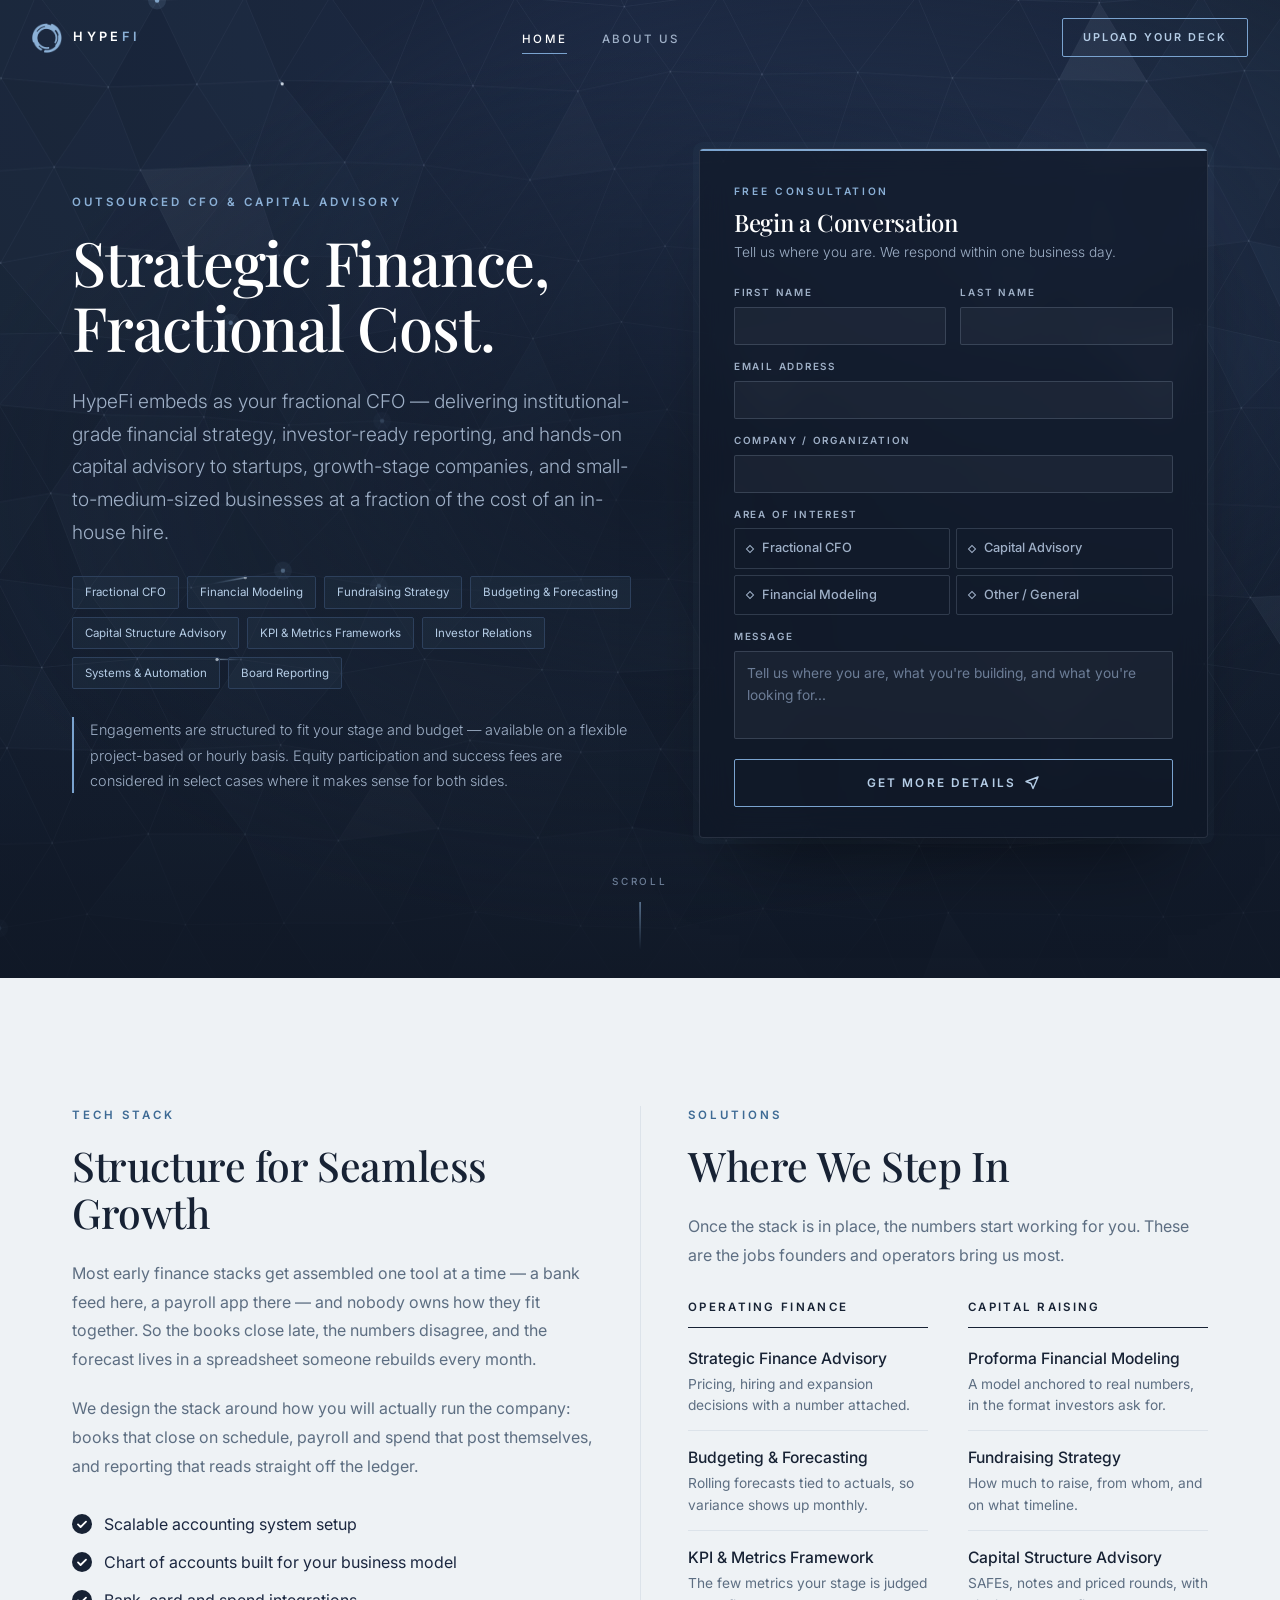
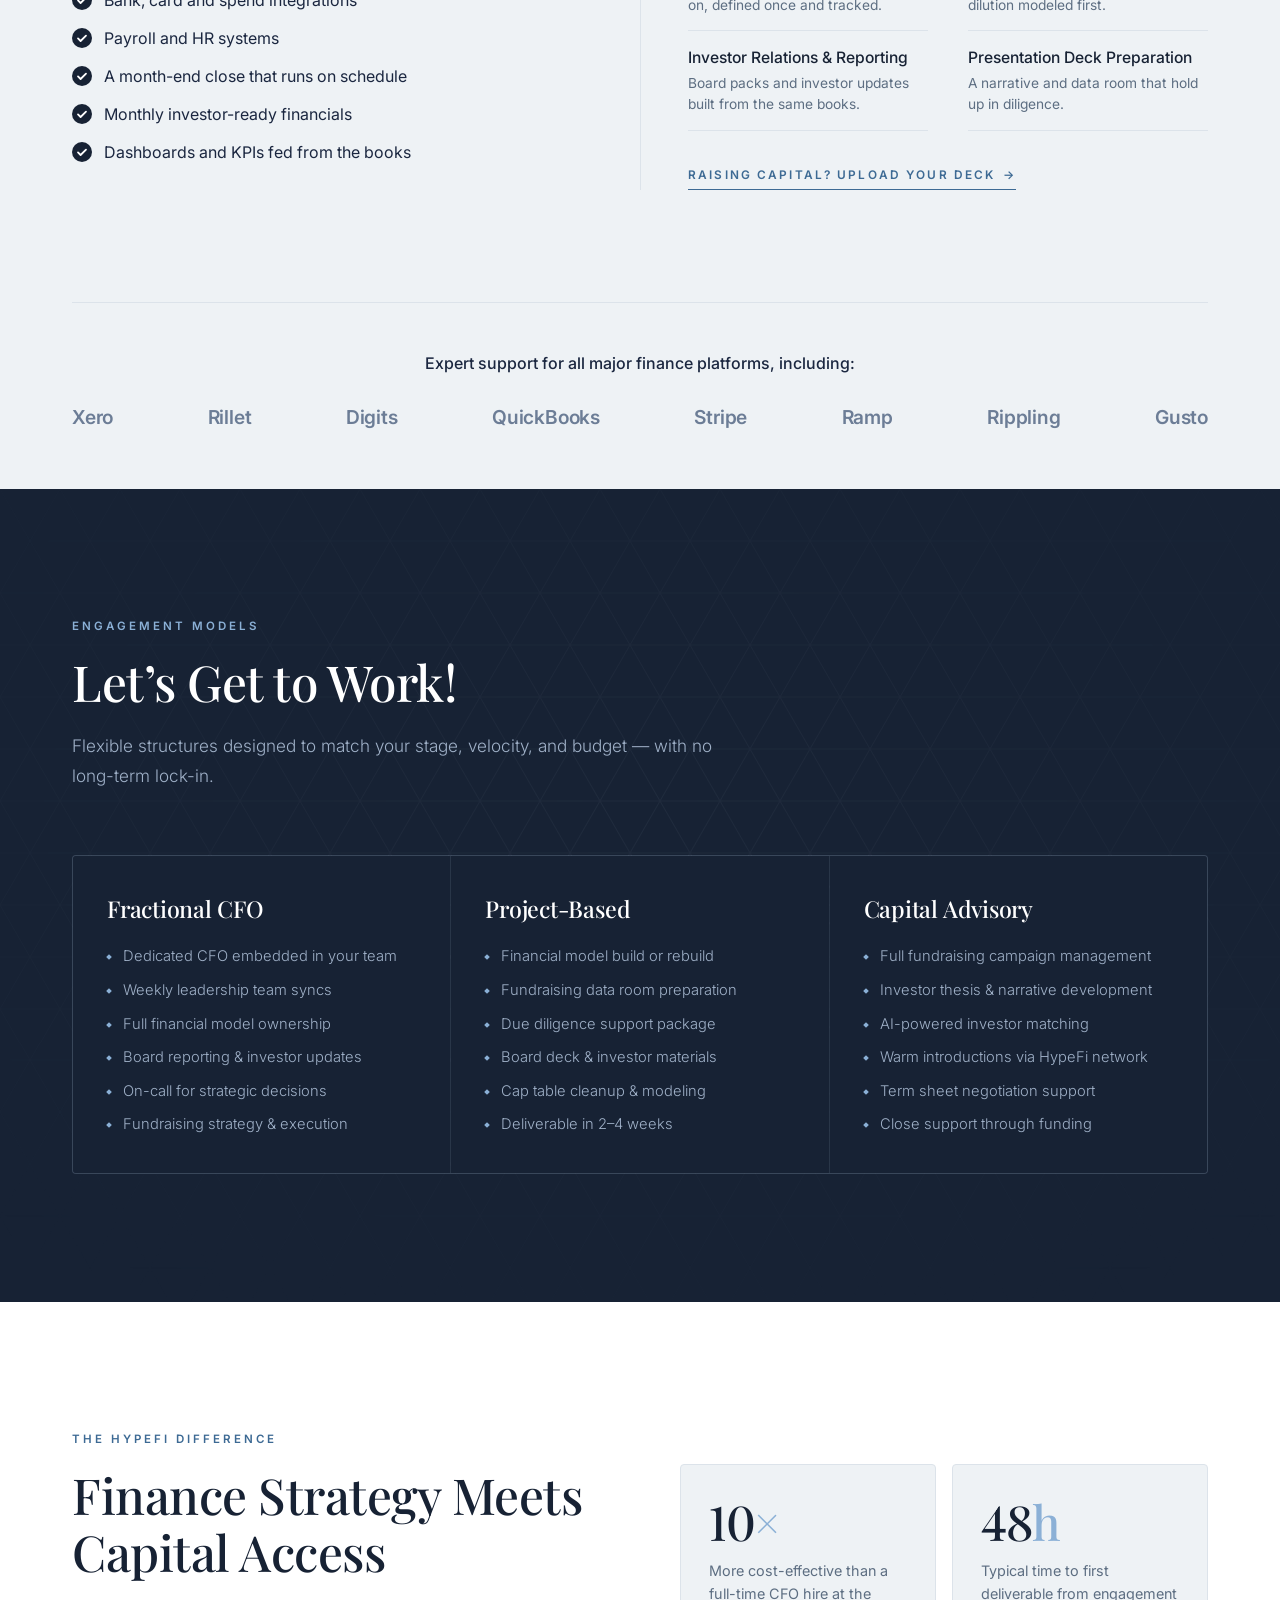
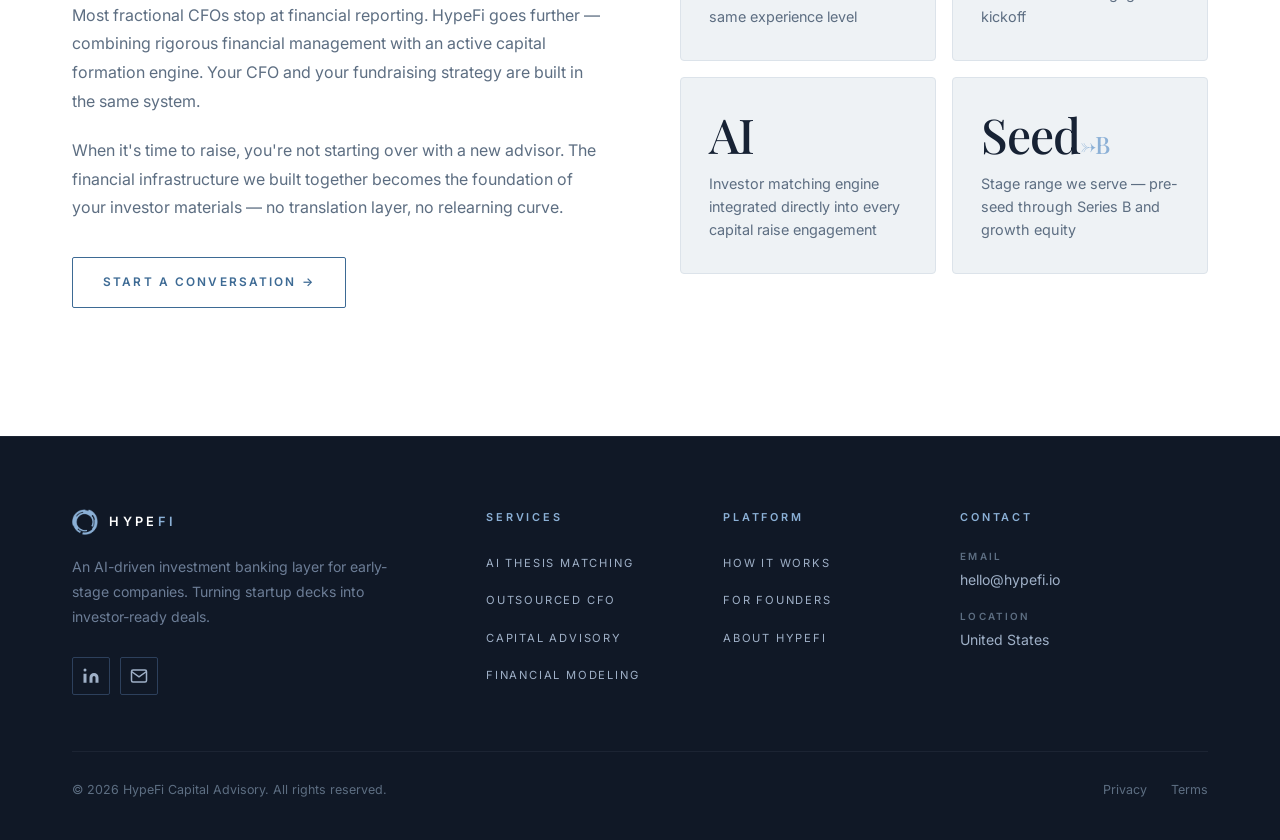
<file: index.html>
<!DOCTYPE html>
<html lang="en">
<head>
  <meta charset="UTF-8">
  <meta name="viewport" content="width=device-width, initial-scale=1.0">
  <title>HypeFi — Fractional CFO & Capital Advisory</title>
  <meta name="description" content="Strategic financial leadership for early-stage companies. HypeFi provides fractional CFO, financial modeling, fundraising strategy, and capital advisory services.">
  <link rel="stylesheet" href="css/styles.css">
  <style>
    .hero-split {
      display: grid;
      grid-template-columns: 1.05fr .95fr;
      gap: 64px;
      align-items: center;
    }
    .hero-pills { display: flex; flex-wrap: wrap; gap: 8px; margin-bottom: 28px; }
    .hero-pill {
      font-size: .72rem;
      padding: 6px 12px;
      border: 1px solid var(--navy-700);
      border-radius: 2px;
      color: var(--blue-soft);
      background: rgba(122,163,207,.06);
    }
    .hero-note {
      font-size: .9rem;
      font-weight: 300;
      color: var(--slate-300);
      line-height: 1.75;
      border-left: 2px solid var(--blue);
      padding-left: 16px;
      max-width: 560px;
    }
    .hero-form-card { padding: 34px 34px 30px; }
    .hero-form-title {
      font-family: var(--font-display);
      font-size: 1.5rem;
      font-weight: 500;
      color: var(--white);
      margin-bottom: 4px;
    }
    .hero-form-kicker {
      font-size: .64rem;
      font-weight: 600;
      letter-spacing: .26em;
      text-transform: uppercase;
      color: var(--steel);
      margin-bottom: 10px;
    }
    .hero-form-intro { font-size: .86rem; font-weight: 300; color: var(--slate-300); margin-bottom: 22px; }
    .hero-form-grid { display: grid; grid-template-columns: 1fr 1fr; gap: 14px; }
    .hero-form-grid .full { grid-column: 1 / -1; }
    .hero-form-card .form-group { gap: 6px; }
    .hero-form-card .form-group > label { color: var(--slate-300); font-size: .62rem; }
    .hero-form-card input,
    .hero-form-card textarea {
      background: rgba(255,255,255,.04);
      border: 1px solid rgba(159,176,199,.22);
      color: var(--white);
      padding: 10px 12px;
      font-size: .86rem;
    }
    .hero-form-card input::placeholder,
    .hero-form-card textarea::placeholder { color: var(--slate-500); opacity: 1; }
    .hero-form-card input:focus,
    .hero-form-card textarea:focus { border-color: var(--blue); box-shadow: 0 0 0 3px rgba(122,163,207,.14); }
    .hero-form-card textarea { resize: none; min-height: 0; }
    .hero-interest-grid { display: grid; grid-template-columns: 1fr 1fr; gap: 6px; }
    .interest-opt {
      display: flex;
      align-items: center;
      gap: 9px;
      padding: 9px 12px;
      font-size: .8rem;
      font-weight: 500;
      color: var(--slate-300);
      border: 1px solid rgba(159,176,199,.22);
      border-radius: 2px;
      cursor: pointer;
      transition: border-color .2s, background .2s, color .2s;
    }
    .interest-opt:hover { border-color: rgba(159,176,199,.45); }
    .interest-opt input { display: none; }
    .interest-dot {
      width: 6px; height: 6px;
      border: 1px solid currentColor;
      transform: rotate(45deg);
      flex-shrink: 0;
      transition: background .2s;
    }
    .interest-opt.selected { border-color: var(--blue); background: rgba(122,163,207,.1); color: var(--blue-soft); }
    .interest-opt.selected .interest-dot { background: var(--blue-soft); }
    .btn-hero-send { width: 100%; margin-top: 20px; }
    .btn-hero-send:disabled { cursor: default; background: rgba(122,163,207,.12); color: var(--blue-soft); }
    @media (max-width: 960px) {
      .hero-split { grid-template-columns: 1fr; gap: 48px; }
    }
    @media (max-width: 600px) {
      .hero-form-card { padding: 28px 20px 24px; }
      .hero-form-grid, .hero-interest-grid { grid-template-columns: 1fr; }
      .hero-form-grid .full { grid-column: 1; }
    }
  </style>
</head>
<body>

  <!-- ══ Navigation ══════════════════════════════════════════ -->
  <nav class="navbar" id="navbar">
    <div class="nav-container">
      <a href="index.html" class="nav-logo">
        <img src="Graphics/HypeFi Logo v7 - steel.png" alt="HypeFi" class="logo-img">
        <span class="logo-name">Hype<span class="logo-accent">Fi</span></span>
      </a>
      <ul class="nav-links">
        <li><a href="index.html" class="active">Home</a></li>
        <li><a href="about.html">About Us</a></li>
      </ul>
      <a href="thesis-matching.html" class="nav-cta">Upload Your Deck</a>
      <button class="hamburger" id="hamburger" aria-label="Open menu" aria-expanded="false" aria-controls="mobileNav">
        <span></span><span></span><span></span>
      </button>
    </div>
  </nav>

  <div class="mobile-nav" id="mobileNav" aria-hidden="true">
    <a href="index.html">Home</a>
    <a href="about.html">About Us</a>
    <a href="thesis-matching.html" class="nav-cta-mobile">Upload Your Deck</a>
  </div>

  <!-- ══ Page Hero ═══════════════════════════════════════════ -->
  <section class="page-hero page-hero--home">
    <canvas id="mesh-canvas" class="mesh-canvas" aria-hidden="true"></canvas>
    <div class="hero-vignette" aria-hidden="true"></div>
    <div class="container">
      <div class="hero-split">

        <!-- Left: Hero Copy -->
        <div class="page-hero-content">
          <div class="section-label">Outsourced CFO &amp; Capital Advisory</div>
          <h1 class="section-title">Strategic Finance, Fractional Cost.</h1>
          <p class="section-sub" style="margin-bottom:28px">
            HypeFi embeds as your fractional CFO — delivering institutional-grade financial strategy, investor-ready reporting, and hands-on capital advisory to startups, growth-stage companies, and small-to-medium-sized businesses at a fraction of the cost of an in-house hire.
          </p>

          <!-- Services pills -->
          <div class="hero-pills">
            <span class="hero-pill">Fractional CFO</span>
            <span class="hero-pill">Financial Modeling</span>
            <span class="hero-pill">Fundraising Strategy</span>
            <span class="hero-pill">Budgeting &amp; Forecasting</span>
            <span class="hero-pill">Capital Structure Advisory</span>
            <span class="hero-pill">KPI &amp; Metrics Frameworks</span>
            <span class="hero-pill">Investor Relations</span>
            <span class="hero-pill">Systems &amp; Automation</span>
            <span class="hero-pill">Board Reporting</span>
          </div>

          <!-- Pricing note -->
          <p class="hero-note">
            Engagements are structured to fit your stage and budget — available on a flexible project-based or hourly basis. Equity participation and success fees are considered in select cases where it makes sense for both sides.
          </p>
        </div>

        <!-- Right: Free Consultation Form -->
        <div class="hero-form-card">
          <div class="hero-form-kicker">Free Consultation</div>
          <h3 class="hero-form-title">Begin a Conversation</h3>
          <p class="hero-form-intro">Tell us where you are. We respond within one business day.</p>
          <div class="hero-form-grid">
            <div class="form-group">
              <label for="h-first">First Name</label>
              <input type="text" id="h-first">
            </div>
            <div class="form-group">
              <label for="h-last">Last Name</label>
              <input type="text" id="h-last">
            </div>
            <div class="form-group full">
              <label for="h-email">Email Address</label>
              <input type="email" id="h-email">
            </div>
            <div class="form-group full">
              <label for="h-company">Company / Organization</label>
              <input type="text" id="h-company">
            </div>
            <div class="form-group full">
              <label>Area of Interest</label>
              <div class="hero-interest-grid">
                <label class="interest-opt">
                  <input type="checkbox" value="cfo">
                  <span class="interest-dot"></span>
                  Fractional CFO
                </label>
                <label class="interest-opt">
                  <input type="checkbox" value="advisory">
                  <span class="interest-dot"></span>
                  Capital Advisory
                </label>
                <label class="interest-opt">
                  <input type="checkbox" value="modeling">
                  <span class="interest-dot"></span>
                  Financial Modeling
                </label>
                <label class="interest-opt">
                  <input type="checkbox" value="other">
                  <span class="interest-dot"></span>
                  Other / General
                </label>
              </div>
            </div>
            <div class="form-group full">
              <label for="h-message">Message</label>
              <textarea id="h-message" rows="3" placeholder="Tell us where you are, what you're building, and what you're looking for..."></textarea>
            </div>
          </div>
          <button class="btn-hero-send" id="heroConsultSubmit">
            Get More Details
            <svg width="16" height="16" viewBox="0 0 16 16" fill="none" aria-hidden="true">
              <path d="M14 2L2 6.5l5 2 2 5L14 2z" stroke="currentColor" stroke-width="1.4" stroke-linejoin="round"/>
            </svg>
          </button>
        </div>

      </div>
    </div>
    <a href="#solutions" class="scroll-cue" aria-label="Scroll to solutions">Scroll</a>
  </section>

  <!-- ══ Solutions ══════════════════════════════════════════ -->
  <section class="solutions-section" id="solutions">
    <div class="container">
      <div class="work-grid">

        <!-- Column 1 — Tech Stack -->
        <div class="work-col">
          <div class="section-label">Tech Stack</div>
          <h2 class="section-title">Structure for Seamless Growth</h2>
          <p class="body-copy">Most early finance stacks get assembled one tool at a time &mdash; a bank feed here, a payroll app there &mdash; and nobody owns how they fit together. So the books close late, the numbers disagree, and the forecast lives in a spreadsheet someone rebuilds every month.</p>
          <p class="body-copy">We design the stack around how you will actually run the company: books that close on schedule, payroll and spend that post themselves, and reporting that reads straight off the ledger.</p>
          <ul class="check-list">
            <li>Scalable accounting system setup</li>
            <li>Chart of accounts built for your business model</li>
            <li>Bank, card and spend integrations</li>
            <li>Payroll and HR systems</li>
            <li>A month-end close that runs on schedule</li>
            <li>Monthly investor-ready financials</li>
            <li>Dashboards and KPIs fed from the books</li>
          </ul>
        </div>

        <!-- Column 2 — Solutions -->
        <div class="work-col">
          <div class="section-label">Solutions</div>
          <h2 class="section-title">Where We Step In</h2>
          <p class="body-copy">Once the stack is in place, the numbers start working for you. These are the jobs founders and operators bring us most.</p>

          <div class="work-lists">
            <div>
              <h3 class="work-list-title">Operating Finance</h3>
              <ul class="work-list">
                <li><strong>Strategic Finance Advisory</strong><span>Pricing, hiring and expansion decisions with a number attached.</span></li>
                <li><strong>Budgeting &amp; Forecasting</strong><span>Rolling forecasts tied to actuals, so variance shows up monthly.</span></li>
                <li><strong>KPI &amp; Metrics Framework</strong><span>The few metrics your stage is judged on, defined once and tracked.</span></li>
                <li><strong>Investor Relations &amp; Reporting</strong><span>Board packs and investor updates built from the same books.</span></li>
              </ul>
            </div>
            <div>
              <h3 class="work-list-title">Capital Raising</h3>
              <ul class="work-list">
                <li><strong>Proforma Financial Modeling</strong><span>A model anchored to real numbers, in the format investors ask for.</span></li>
                <li><strong>Fundraising Strategy</strong><span>How much to raise, from whom, and on what timeline.</span></li>
                <li><strong>Capital Structure Advisory</strong><span>SAFEs, notes and priced rounds, with dilution modeled first.</span></li>
                <li><strong>Presentation Deck Preparation</strong><span>A narrative and data room that hold up in diligence.</span></li>
              </ul>
            </div>
          </div>

          <a href="thesis-matching.html" class="text-link">Raising capital? Upload your deck <span aria-hidden="true">&rarr;</span></a>
        </div>

      </div>

      <!-- Platforms banner -->
      <div class="platforms">
        <p class="platforms-title">Expert support for all major finance platforms, including:</p>
        <ul class="platforms-list">
          <li>Xero</li>
          <li>Rillet</li>
          <li>Digits</li>
          <li>QuickBooks</li>
          <li>Stripe</li>
          <li>Ramp</li>
          <li>Rippling</li>
          <li>Gusto</li>
        </ul>
      </div>
    </div>
  </section>

  <!-- ══ Engagement Models ════════════════════════════════════ -->
  <section class="engagement-section">
    <div class="container">
      <div class="section-label">Engagement Models</div>
      <h2 class="section-title">Let&rsquo;s Get to Work!</h2>
      <p class="section-sub">Flexible structures designed to match your stage, velocity, and budget — with no long-term lock-in.</p>

      <div class="engagement-grid">

        <div class="engagement-card">
          <h3 class="engagement-title">Fractional CFO</h3>
          <ul class="engagement-list">
            <li>Dedicated CFO embedded in your team</li>
            <li>Weekly leadership team syncs</li>
            <li>Full financial model ownership</li>
            <li>Board reporting & investor updates</li>
            <li>On-call for strategic decisions</li>
            <li>Fundraising strategy & execution</li>
          </ul>
        </div>

        <div class="engagement-card">
          <h3 class="engagement-title">Project-Based</h3>
          <ul class="engagement-list">
            <li>Financial model build or rebuild</li>
            <li>Fundraising data room preparation</li>
            <li>Due diligence support package</li>
            <li>Board deck & investor materials</li>
            <li>Cap table cleanup & modeling</li>
            <li>Deliverable in 2–4 weeks</li>
          </ul>
        </div>

        <div class="engagement-card">
          <h3 class="engagement-title">Capital Advisory</h3>
          <ul class="engagement-list">
            <li>Full fundraising campaign management</li>
            <li>Investor thesis & narrative development</li>
            <li>AI-powered investor matching</li>
            <li>Warm introductions via HypeFi network</li>
            <li>Term sheet negotiation support</li>
            <li>Close support through funding</li>
          </ul>
        </div>

      </div>
    </div>
  </section>

  <!-- ══ Why HypeFi CFO ═══════════════════════════════════════ -->
  <section class="section section--light">
    <div class="container">
      <div class="diff-grid">
        <div>
          <div class="section-label">The HypeFi Difference</div>
          <h2 class="section-title">Finance Strategy Meets Capital Access</h2>
          <p class="body-copy">
            Most fractional CFOs stop at financial reporting. HypeFi goes further — combining rigorous financial management with an active capital formation engine. Your CFO and your fundraising strategy are built in the same system.
          </p>
          <p class="body-copy" style="margin-bottom:2.2rem">
            When it's time to raise, you're not starting over with a new advisor. The financial infrastructure we built together becomes the foundation of your investor materials — no translation layer, no relearning curve.
          </p>
          <a href="about.html#contact" class="btn-primary">Start a Conversation →</a>
        </div>
        <div class="stat-grid">
          <div class="stat-card">
            <div class="stat-card-num">10<span class="unit">×</span></div>
            <div class="stat-card-text">More cost-effective than a full-time CFO hire at the same experience level</div>
          </div>
          <div class="stat-card">
            <div class="stat-card-num">48<span class="unit">h</span></div>
            <div class="stat-card-text">Typical time to first deliverable from engagement kickoff</div>
          </div>
          <div class="stat-card">
            <div class="stat-card-num">AI</div>
            <div class="stat-card-text">Investor matching engine integrated directly into every capital raise engagement</div>
          </div>
          <div class="stat-card">
            <div class="stat-card-num">Seed<small>→B</small></div>
            <div class="stat-card-text">Stage range we serve — pre-seed through Series B and growth equity</div>
          </div>
        </div>
      </div>
    </div>
  </section>

  <!-- ══ Footer ═══════════════════════════════════════════════ -->
  <footer class="footer">
    <div class="footer-content">
      <div class="footer-grid">
        <div class="footer-brand">
          <div class="footer-logo">
            <img src="Graphics/HypeFi Logo v7 - steel.png" alt="HypeFi" class="logo-img">
            <span class="logo-name">Hype<span class="logo-accent">Fi</span></span>
          </div>
          <p class="footer-brand-desc">An AI-driven investment banking layer for early-stage companies. Turning startup decks into investor-ready deals.</p>
          <div class="footer-socials">
            <a href="https://www.linkedin.com/in/josephlaviolette/" target="_blank" rel="noopener" class="social-link" aria-label="LinkedIn">
              <svg width="18" height="18" viewBox="0 0 24 24" fill="currentColor" aria-hidden="true"><path d="M16 8a6 6 0 016 6v7h-4v-7a2 2 0 00-2-2 2 2 0 00-2 2v7h-4v-7a6 6 0 016-6zM2 9h4v12H2z"/><circle cx="4" cy="4" r="2"/></svg>
            </a>
            <a href="mailto:hello@hypefi.io" class="social-link" aria-label="Email">
              <svg width="18" height="18" viewBox="0 0 24 24" fill="none" stroke="currentColor" stroke-width="2" aria-hidden="true"><path d="M4 4h16c1.1 0 2 .9 2 2v12c0 1.1-.9 2-2 2H4c-1.1 0-2-.9-2-2V6c0-1.1.9-2 2-2z"/><polyline points="22,6 12,13 2,6"/></svg>
            </a>
          </div>
        </div>
        <div class="footer-col">
          <h4 class="footer-col-title">Services</h4>
          <ul class="footer-links">
            <li><a href="thesis-matching.html">AI Thesis Matching</a></li>
            <li><a href="index.html">Outsourced CFO</a></li>
            <li><a href="index.html">Capital Advisory</a></li>
            <li><a href="index.html">Financial Modeling</a></li>
          </ul>
        </div>
        <div class="footer-col">
          <h4 class="footer-col-title">Platform</h4>
          <ul class="footer-links">
            <li><a href="startups.html#process">How It Works</a></li>
            <li><a href="thesis-matching.html">For Founders</a></li>
            <li><a href="about.html">About HypeFi</a></li>
          </ul>
        </div>
        <div class="footer-col">
          <h4 class="footer-col-title">Contact</h4>
          <ul class="footer-contact">
            <li><span class="contact-label">Email</span><a href="mailto:hello@hypefi.io">hello@hypefi.io</a></li>
            <li><span class="contact-label">Location</span><span>United States</span></li>
          </ul>
        </div>
      </div>
      <div class="footer-bottom">
        <p>© 2026 HypeFi Capital Advisory. All rights reserved.</p>
        <div class="footer-legal"><a href="#">Privacy</a><a href="#">Terms</a></div>
      </div>
    </div>
  </footer>

  <script src="js/main.js"></script>
  <script>
    document.querySelectorAll('.hero-form-card .interest-opt').forEach(opt => {
      opt.addEventListener('click', () => opt.classList.toggle('selected'));
    });
    document.getElementById('heroConsultSubmit')?.addEventListener('click', function() {
      this.textContent = '✓ Received — we\'ll be in touch soon';
      this.disabled = true;
    });
  </script>
</body>
</html>
</file>
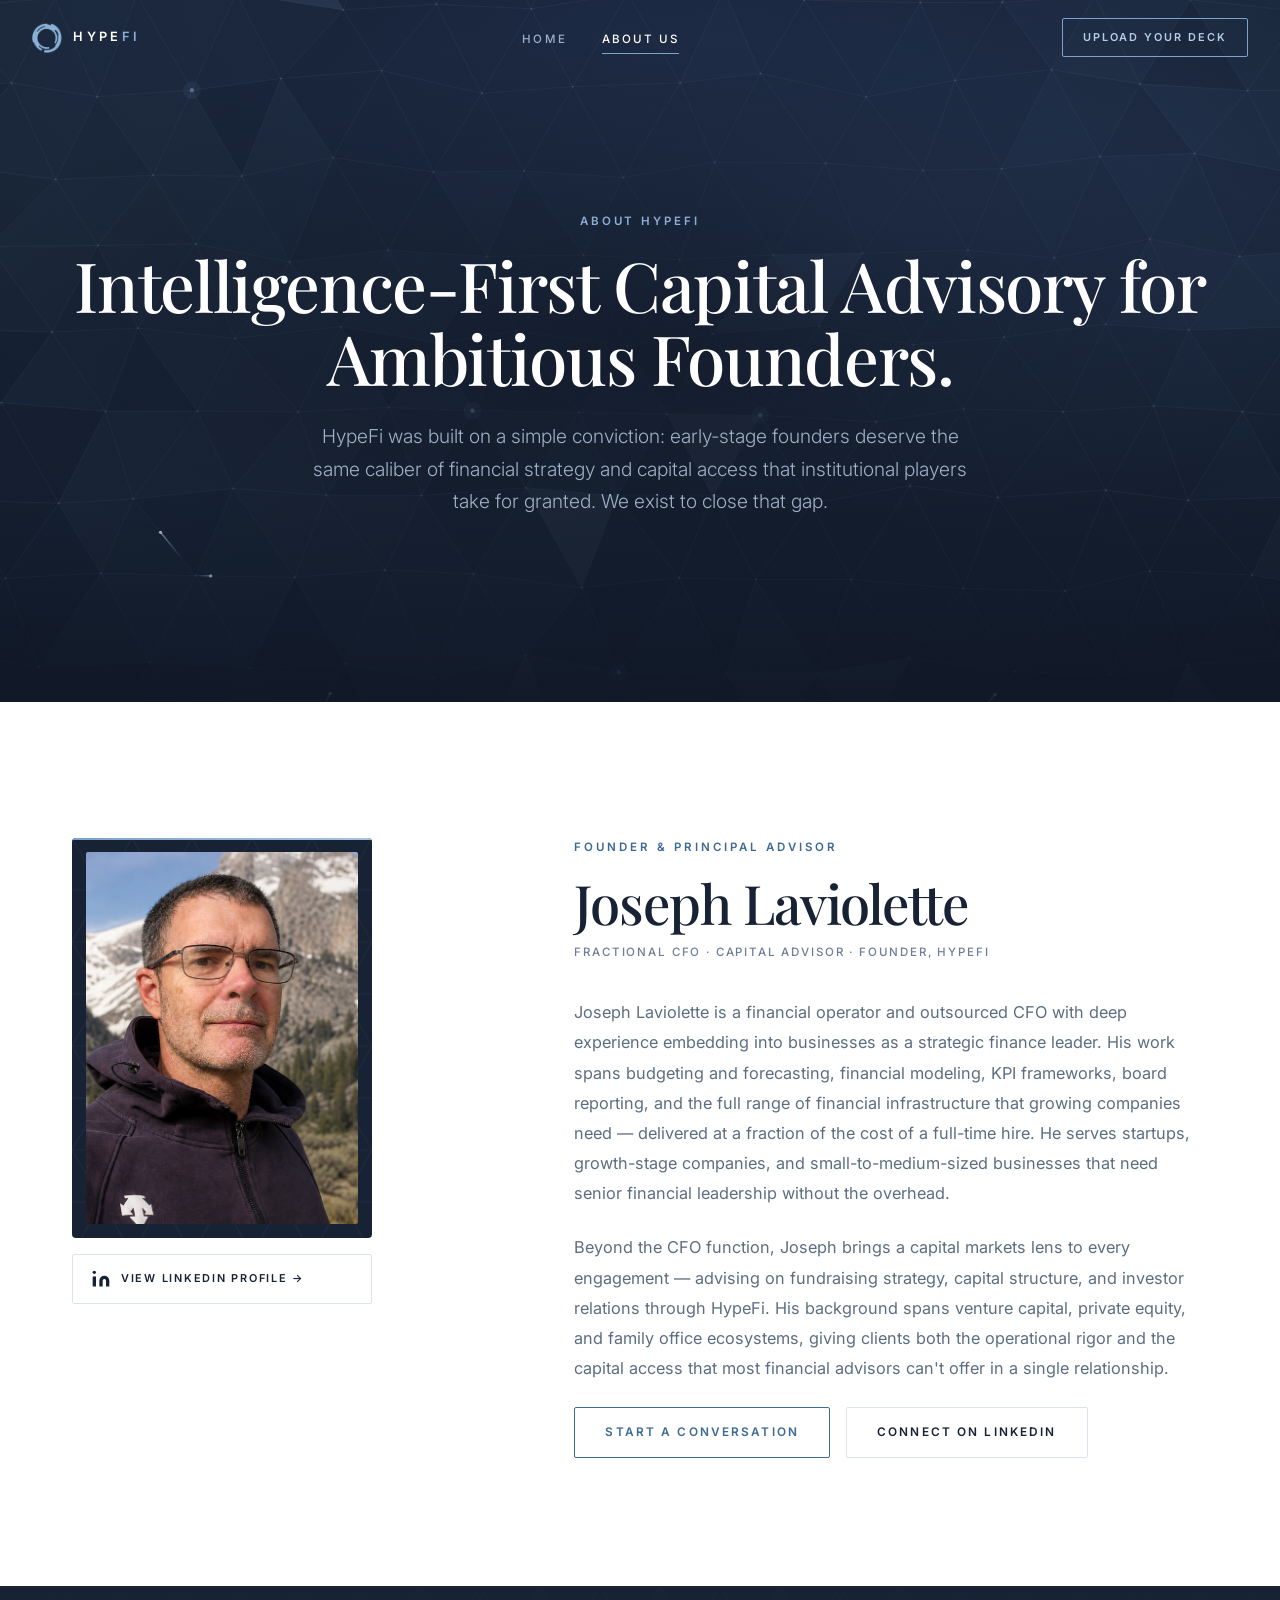
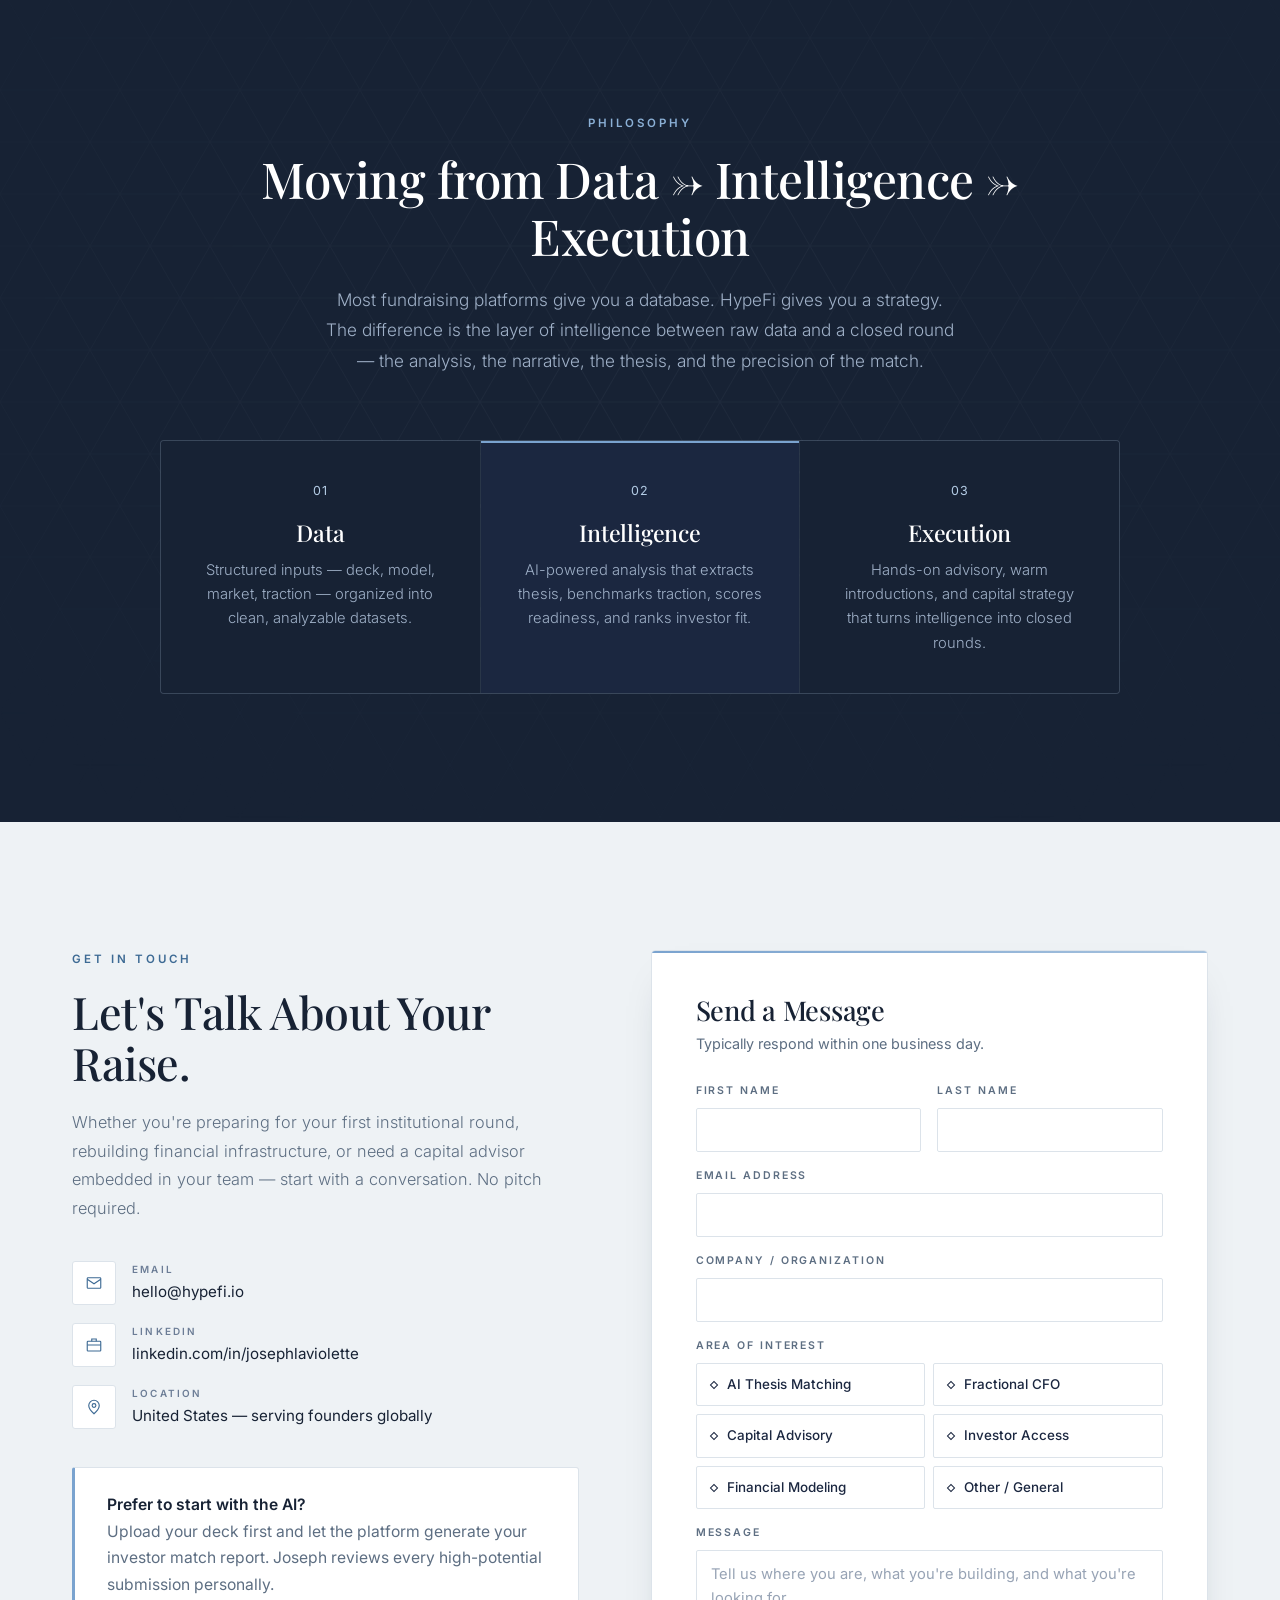
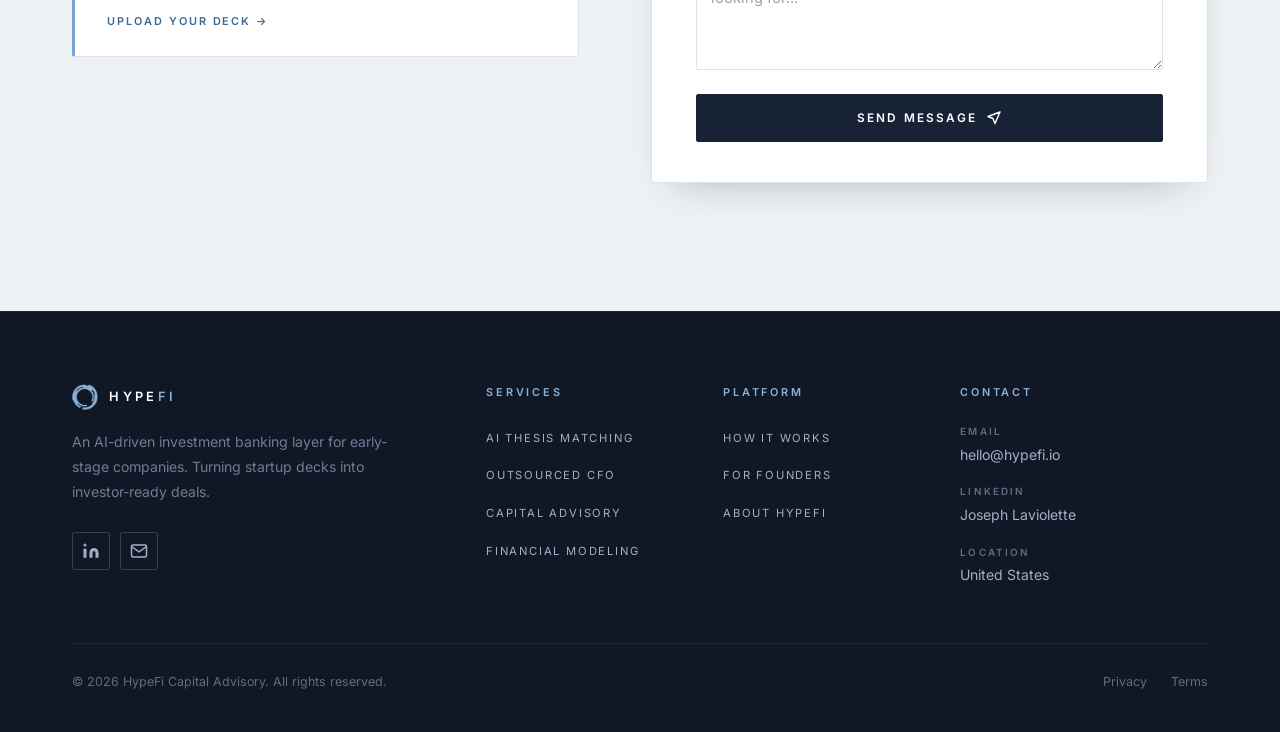
<file: about.html>
<!DOCTYPE html>
<html lang="en">
<head>
  <meta charset="UTF-8">
  <meta name="viewport" content="width=device-width, initial-scale=1.0">
  <title>About — HypeFi Capital Advisory</title>
  <meta name="description" content="Meet Joseph Laviolette — capital advisor, fractional CFO, and founder of HypeFi. Helping early-stage companies raise smarter and operate stronger.">
  <link rel="stylesheet" href="css/styles.css">
  <style>
    .contact-form-section { background: var(--mist-100); padding: 128px 0; }
    .contact-grid {
      display: grid;
      grid-template-columns: 1fr 1.1fr;
      gap: 72px;
      align-items: start;
    }
    .contact-info-title {
      font-family: var(--font-display);
      font-size: clamp(2rem, 3.6vw, 2.8rem);
      font-weight: 500;
      color: var(--navy-900);
      line-height: 1.15;
      margin-bottom: 1.2rem;
    }
    .contact-info-sub { font-size: 1.02rem; font-weight: 300; color: var(--slate-600); line-height: 1.75; margin-bottom: 2.4rem; }
    .contact-detail { display: flex; flex-direction: column; gap: 18px; margin-bottom: 2.4rem; }
    .contact-detail-item { display: flex; align-items: center; gap: 16px; }
    .contact-detail-icon {
      width: 44px; height: 44px;
      flex-shrink: 0;
      display: grid; place-items: center;
      border: 1px solid var(--mist-300);
      border-radius: 3px;
      background: var(--white);
      color: var(--blue-ink);
    }
    .contact-detail-label {
      font-size: .62rem;
      font-weight: 600;
      letter-spacing: .22em;
      text-transform: uppercase;
      color: var(--slate-500);
      margin-bottom: 2px;
    }
    .contact-detail-value { font-size: .95rem; color: var(--navy-900); }
    .contact-detail-value a { transition: color .2s; }
    .contact-detail-value a:hover { color: var(--blue-ink); }
    .contact-form-card {
      position: relative;
      overflow: hidden;
      background: var(--white);
      border: 1px solid var(--mist-300);
      border-radius: 4px;
      padding: 44px 44px 40px;
      box-shadow: var(--shadow-md);
    }
    .contact-form-card::before {
      content: '';
      position: absolute; top: 0; left: 0; right: 0; height: 2px;
      background: linear-gradient(90deg, var(--blue), var(--cyan));
    }
    .contact-form-title { font-family: var(--font-display); font-size: 1.7rem; font-weight: 500; color: var(--navy-900); margin-bottom: 6px; }
    .contact-form-sub { font-size: .9rem; color: var(--slate-600); margin-bottom: 28px; }
    .contact-form-grid { display: grid; grid-template-columns: 1fr 1fr; gap: 16px; }
    .contact-form-grid .full { grid-column: 1 / -1; }
    .interest-grid { display: grid; grid-template-columns: 1fr 1fr; gap: 8px; }
    .interest-opt {
      display: flex;
      align-items: center;
      gap: 10px;
      padding: 10px 14px;
      font-size: .84rem;
      font-weight: 500;
      color: var(--navy-850);
      background: var(--white);
      border: 1px solid var(--mist-300);
      border-radius: 2px;
      cursor: pointer;
      transition: border-color .2s, background .2s, color .2s;
    }
    .interest-opt:hover { border-color: var(--slate-300); }
    .interest-opt input { display: none; }
    .interest-dot {
      width: 6px; height: 6px;
      border: 1px solid currentColor;
      transform: rotate(45deg);
      flex-shrink: 0;
      transition: background .2s;
    }
    .interest-opt.selected { border-color: var(--blue-ink); background: rgba(122,163,207,.06); color: var(--blue-ink); }
    .interest-opt.selected .interest-dot { background: var(--blue-ink); }
    .btn-send { width: 100%; margin-top: 24px; }
    .btn-send:disabled { cursor: default; background: var(--blue-ink); border-color: var(--blue-ink); }
    @media (max-width: 960px) {
      .contact-form-section { padding: 96px 0; }
      .contact-grid { grid-template-columns: 1fr; gap: 56px; }
    }
    @media (max-width: 600px) {
      .contact-form-section { padding: 80px 0; }
      .contact-form-card { padding: 32px 20px; }
      .contact-form-grid, .interest-grid { grid-template-columns: 1fr; }
      .contact-form-grid .full { grid-column: 1; }
    }
  </style>
</head>
<body>

  <!-- ══ Navigation ══════════════════════════════════════════ -->
  <nav class="navbar" id="navbar">
    <div class="nav-container">
      <a href="index.html" class="nav-logo">
        <img src="Graphics/HypeFi Logo v7 - steel.png" alt="HypeFi" class="logo-img">
        <span class="logo-name">Hype<span class="logo-accent">Fi</span></span>
      </a>
      <ul class="nav-links">
        <li><a href="index.html">Home</a></li>
        <li><a href="about.html" class="active">About Us</a></li>
      </ul>
      <a href="thesis-matching.html" class="nav-cta">Upload Your Deck</a>
      <button class="hamburger" id="hamburger" aria-label="Open menu" aria-expanded="false" aria-controls="mobileNav">
        <span></span><span></span><span></span>
      </button>
    </div>
  </nav>

  <div class="mobile-nav" id="mobileNav" aria-hidden="true">
    <a href="index.html">Home</a>
    <a href="about.html">About Us</a>
    <a href="thesis-matching.html" class="nav-cta-mobile">Upload Your Deck</a>
  </div>

  <!-- ══ Page Hero ═══════════════════════════════════════════ -->
  <section class="page-hero">
    <canvas id="mesh-canvas" class="mesh-canvas" aria-hidden="true"></canvas>
    <div class="hero-vignette" aria-hidden="true"></div>
    <div class="container">
      <div class="page-hero-content">
        <div class="section-label">About HypeFi</div>
        <h1 class="section-title">Intelligence-First Capital Advisory for Ambitious Founders.</h1>
        <p class="section-sub" style="margin-bottom:0">
          HypeFi was built on a simple conviction: early-stage founders deserve the same caliber of financial strategy and capital access that institutional players take for granted. We exist to close that gap.
        </p>
      </div>
    </div>
  </section>

  <!-- ══ About Joseph ═════════════════════════════════════════ -->
  <section class="about-section">
    <div class="container">
      <div class="about-grid">

        <!-- Photo + LinkedIn -->
        <div class="about-photo">
          <div class="about-photo-frame">
            <img src="Graphics/JL - profile.png" alt="Joseph Laviolette">
          </div>
          <a href="https://www.linkedin.com/in/josephlaviolette/" target="_blank" rel="noopener" class="about-linkedin">
            <svg width="20" height="20" viewBox="0 0 24 24" fill="currentColor" aria-hidden="true">
              <path d="M16 8a6 6 0 016 6v7h-4v-7a2 2 0 00-2-2 2 2 0 00-2 2v7h-4v-7a6 6 0 016-6zM2 9h4v12H2z"/>
              <circle cx="4" cy="4" r="2" fill="currentColor"/>
            </svg>
            View LinkedIn Profile →
          </a>
        </div>

        <!-- Bio Content -->
        <div class="about-content">
          <p class="about-eyebrow">Founder & Principal Advisor</p>
          <h2 class="about-name">Joseph Laviolette</h2>
          <p class="about-role">Fractional CFO · Capital Advisor · Founder, HypeFi</p>

          <p class="about-bio">
            Joseph Laviolette is a financial operator and outsourced CFO with deep experience embedding into businesses as a strategic finance leader. His work spans budgeting and forecasting, financial modeling, KPI frameworks, board reporting, and the full range of financial infrastructure that growing companies need — delivered at a fraction of the cost of a full-time hire. He serves startups, growth-stage companies, and small-to-medium-sized businesses that need senior financial leadership without the overhead.
          </p>
          <p class="about-bio">
            Beyond the CFO function, Joseph brings a capital markets lens to every engagement — advising on fundraising strategy, capital structure, and investor relations through HypeFi. His background spans venture capital, private equity, and family office ecosystems, giving clients both the operational rigor and the capital access that most financial advisors can't offer in a single relationship.
          </p>

          <div class="about-actions">
            <a href="about.html#contact" class="btn-primary">Start a Conversation</a>
            <a href="https://www.linkedin.com/in/josephlaviolette/" target="_blank" rel="noopener" class="btn-secondary">Connect on LinkedIn</a>
          </div>
        </div>

      </div>
    </div>
  </section>

  <!-- ══ Philosophy ═══════════════════════════════════════════ -->
  <section class="section section--dark section--lattice">
    <div class="container">
      <div class="section-head-center">
        <div class="section-label">Philosophy</div>
        <h2 class="section-title">Moving from Data → Intelligence → Execution</h2>
        <p class="section-sub">
          Most fundraising platforms give you a database. HypeFi gives you a strategy. The difference is the layer of intelligence between raw data and a closed round — the analysis, the narrative, the thesis, and the precision of the match.
        </p>
      </div>

      <div class="pillar-grid">
        <div class="pillar">
          <span class="pillar-num">01</span>
          <h3>Data</h3>
          <p>Structured inputs — deck, model, market, traction — organized into clean, analyzable datasets.</p>
        </div>
        <div class="pillar pillar--accent">
          <span class="pillar-num">02</span>
          <h3>Intelligence</h3>
          <p>AI-powered analysis that extracts thesis, benchmarks traction, scores readiness, and ranks investor fit.</p>
        </div>
        <div class="pillar">
          <span class="pillar-num">03</span>
          <h3>Execution</h3>
          <p>Hands-on advisory, warm introductions, and capital strategy that turns intelligence into closed rounds.</p>
        </div>
      </div>
    </div>
  </section>

  <!-- ══ Contact ══════════════════════════════════════════════ -->
  <section class="contact-form-section" id="contact">
    <div class="container">
      <div class="contact-grid">

        <!-- Left: Info -->
        <div>
          <div class="section-label">Get in Touch</div>
          <h2 class="contact-info-title">Let's Talk About Your Raise.</h2>
          <p class="contact-info-sub">
            Whether you're preparing for your first institutional round, rebuilding financial infrastructure, or need a capital advisor embedded in your team — start with a conversation. No pitch required.
          </p>
          <div class="contact-detail">
            <div class="contact-detail-item">
              <div class="contact-detail-icon"><svg width="18" height="18" viewBox="0 0 24 24" fill="none" stroke="currentColor" stroke-width="1.5" aria-hidden="true"><rect x="3" y="5" width="18" height="14" rx="1"/><path d="M3 7l9 6 9-6"/></svg></div>
              <div class="contact-detail-text">
                <p class="contact-detail-label">Email</p>
                <p class="contact-detail-value"><a href="mailto:hello@hypefi.io">hello@hypefi.io</a></p>
              </div>
            </div>
            <div class="contact-detail-item">
              <div class="contact-detail-icon"><svg width="18" height="18" viewBox="0 0 24 24" fill="none" stroke="currentColor" stroke-width="1.5" aria-hidden="true"><rect x="3" y="7" width="18" height="13" rx="1"/><path d="M9 7V4h6v3M3 12h18"/></svg></div>
              <div class="contact-detail-text">
                <p class="contact-detail-label">LinkedIn</p>
                <p class="contact-detail-value"><a href="https://www.linkedin.com/in/josephlaviolette/" target="_blank" rel="noopener">linkedin.com/in/josephlaviolette</a></p>
              </div>
            </div>
            <div class="contact-detail-item">
              <div class="contact-detail-icon"><svg width="18" height="18" viewBox="0 0 24 24" fill="none" stroke="currentColor" stroke-width="1.5" aria-hidden="true"><path d="M12 21s-7-6.2-7-11a7 7 0 0114 0c0 4.8-7 11-7 11z"/><circle cx="12" cy="10" r="2.5"/></svg></div>
              <div class="contact-detail-text">
                <p class="contact-detail-label">Location</p>
                <p class="contact-detail-value">United States — serving founders globally</p>
              </div>
            </div>
          </div>

          <div class="neutral-strip">
            <p>
              <strong>Prefer to start with the AI?</strong><br>
              Upload your deck first and let the platform generate your investor match report. Joseph reviews every high-potential submission personally.
            </p>
            <a href="thesis-matching.html">Upload Your Deck →</a>
          </div>
        </div>

        <!-- Right: Contact Form -->
        <div class="contact-form-card">
          <h3 class="contact-form-title">Send a Message</h3>
          <p class="contact-form-sub">Typically respond within one business day.</p>

          <div class="contact-form-grid">
            <div class="form-group">
              <label for="c-first">First Name</label>
              <input type="text" id="c-first">
            </div>
            <div class="form-group">
              <label for="c-last">Last Name</label>
              <input type="text" id="c-last">
            </div>
            <div class="form-group full">
              <label for="c-email">Email Address</label>
              <input type="email" id="c-email">
            </div>
            <div class="form-group full">
              <label for="c-company">Company / Organization</label>
              <input type="text" id="c-company">
            </div>
            <div class="form-group full">
              <label>Area of Interest</label>
              <div class="interest-grid">
                <label class="interest-opt">
                  <input type="checkbox" value="thesis">
                  <span class="interest-dot"></span>
                  AI Thesis Matching
                </label>
                <label class="interest-opt">
                  <input type="checkbox" value="cfo">
                  <span class="interest-dot"></span>
                  Fractional CFO
                </label>
                <label class="interest-opt">
                  <input type="checkbox" value="advisory">
                  <span class="interest-dot"></span>
                  Capital Advisory
                </label>
                <label class="interest-opt">
                  <input type="checkbox" value="investor">
                  <span class="interest-dot"></span>
                  Investor Access
                </label>
                <label class="interest-opt">
                  <input type="checkbox" value="modeling">
                  <span class="interest-dot"></span>
                  Financial Modeling
                </label>
                <label class="interest-opt">
                  <input type="checkbox" value="other">
                  <span class="interest-dot"></span>
                  Other / General
                </label>
              </div>
            </div>
            <div class="form-group full">
              <label for="c-message">Message</label>
              <textarea id="c-message" rows="4" placeholder="Tell us where you are, what you're building, and what you're looking for..."></textarea>
            </div>
          </div>

          <button class="btn-send" id="contactSubmit">
            Send Message
            <svg width="16" height="16" viewBox="0 0 16 16" fill="none" aria-hidden="true">
              <path d="M14 2L2 6.5l5 2 2 5L14 2z" stroke="currentColor" stroke-width="1.4" stroke-linejoin="round"/>
            </svg>
          </button>
        </div>

      </div>
    </div>
  </section>

  <!-- ══ Footer ═══════════════════════════════════════════════ -->
  <footer class="footer">
    <div class="footer-content">
      <div class="footer-grid">
        <div class="footer-brand">
          <div class="footer-logo">
            <img src="Graphics/HypeFi Logo v7 - steel.png" alt="HypeFi" class="logo-img">
            <span class="logo-name">Hype<span class="logo-accent">Fi</span></span>
          </div>
          <p class="footer-brand-desc">An AI-driven investment banking layer for early-stage companies. Turning startup decks into investor-ready deals.</p>
          <div class="footer-socials">
            <a href="https://www.linkedin.com/in/josephlaviolette/" target="_blank" rel="noopener" class="social-link" aria-label="LinkedIn">
              <svg width="18" height="18" viewBox="0 0 24 24" fill="currentColor" aria-hidden="true"><path d="M16 8a6 6 0 016 6v7h-4v-7a2 2 0 00-2-2 2 2 0 00-2 2v7h-4v-7a6 6 0 016-6zM2 9h4v12H2z"/><circle cx="4" cy="4" r="2"/></svg>
            </a>
            <a href="mailto:hello@hypefi.io" class="social-link" aria-label="Email">
              <svg width="18" height="18" viewBox="0 0 24 24" fill="none" stroke="currentColor" stroke-width="2" aria-hidden="true"><path d="M4 4h16c1.1 0 2 .9 2 2v12c0 1.1-.9 2-2 2H4c-1.1 0-2-.9-2-2V6c0-1.1.9-2 2-2z"/><polyline points="22,6 12,13 2,6"/></svg>
            </a>
          </div>
        </div>
        <div class="footer-col">
          <h4 class="footer-col-title">Services</h4>
          <ul class="footer-links">
            <li><a href="thesis-matching.html">AI Thesis Matching</a></li>
            <li><a href="index.html">Outsourced CFO</a></li>
            <li><a href="index.html">Capital Advisory</a></li>
            <li><a href="index.html">Financial Modeling</a></li>
          </ul>
        </div>
        <div class="footer-col">
          <h4 class="footer-col-title">Platform</h4>
          <ul class="footer-links">
            <li><a href="startups.html#process">How It Works</a></li>
            <li><a href="thesis-matching.html">For Founders</a></li>
            <li><a href="about.html">About HypeFi</a></li>
          </ul>
        </div>
        <div class="footer-col">
          <h4 class="footer-col-title">Contact</h4>
          <ul class="footer-contact">
            <li><span class="contact-label">Email</span><a href="mailto:hello@hypefi.io">hello@hypefi.io</a></li>
            <li><span class="contact-label">LinkedIn</span><a href="https://www.linkedin.com/in/josephlaviolette/" target="_blank" rel="noopener">Joseph Laviolette</a></li>
            <li><span class="contact-label">Location</span><span>United States</span></li>
          </ul>
        </div>
      </div>
      <div class="footer-bottom">
        <p>© 2026 HypeFi Capital Advisory. All rights reserved.</p>
        <div class="footer-legal"><a href="#">Privacy</a><a href="#">Terms</a></div>
      </div>
    </div>
  </footer>

  <script src="js/main.js"></script>
  <script>
    /* Interest checkbox toggles on about page */
    document.querySelectorAll('.interest-opt').forEach(opt => {
      opt.addEventListener('click', () => opt.classList.toggle('selected'));
    });

    /* Contact form submission */
    document.getElementById('contactSubmit')?.addEventListener('click', function() {
      this.textContent = '✓ Message sent — we\'ll be in touch soon';
      this.disabled = true;
    });
  </script>
</body>
</html>
</file>
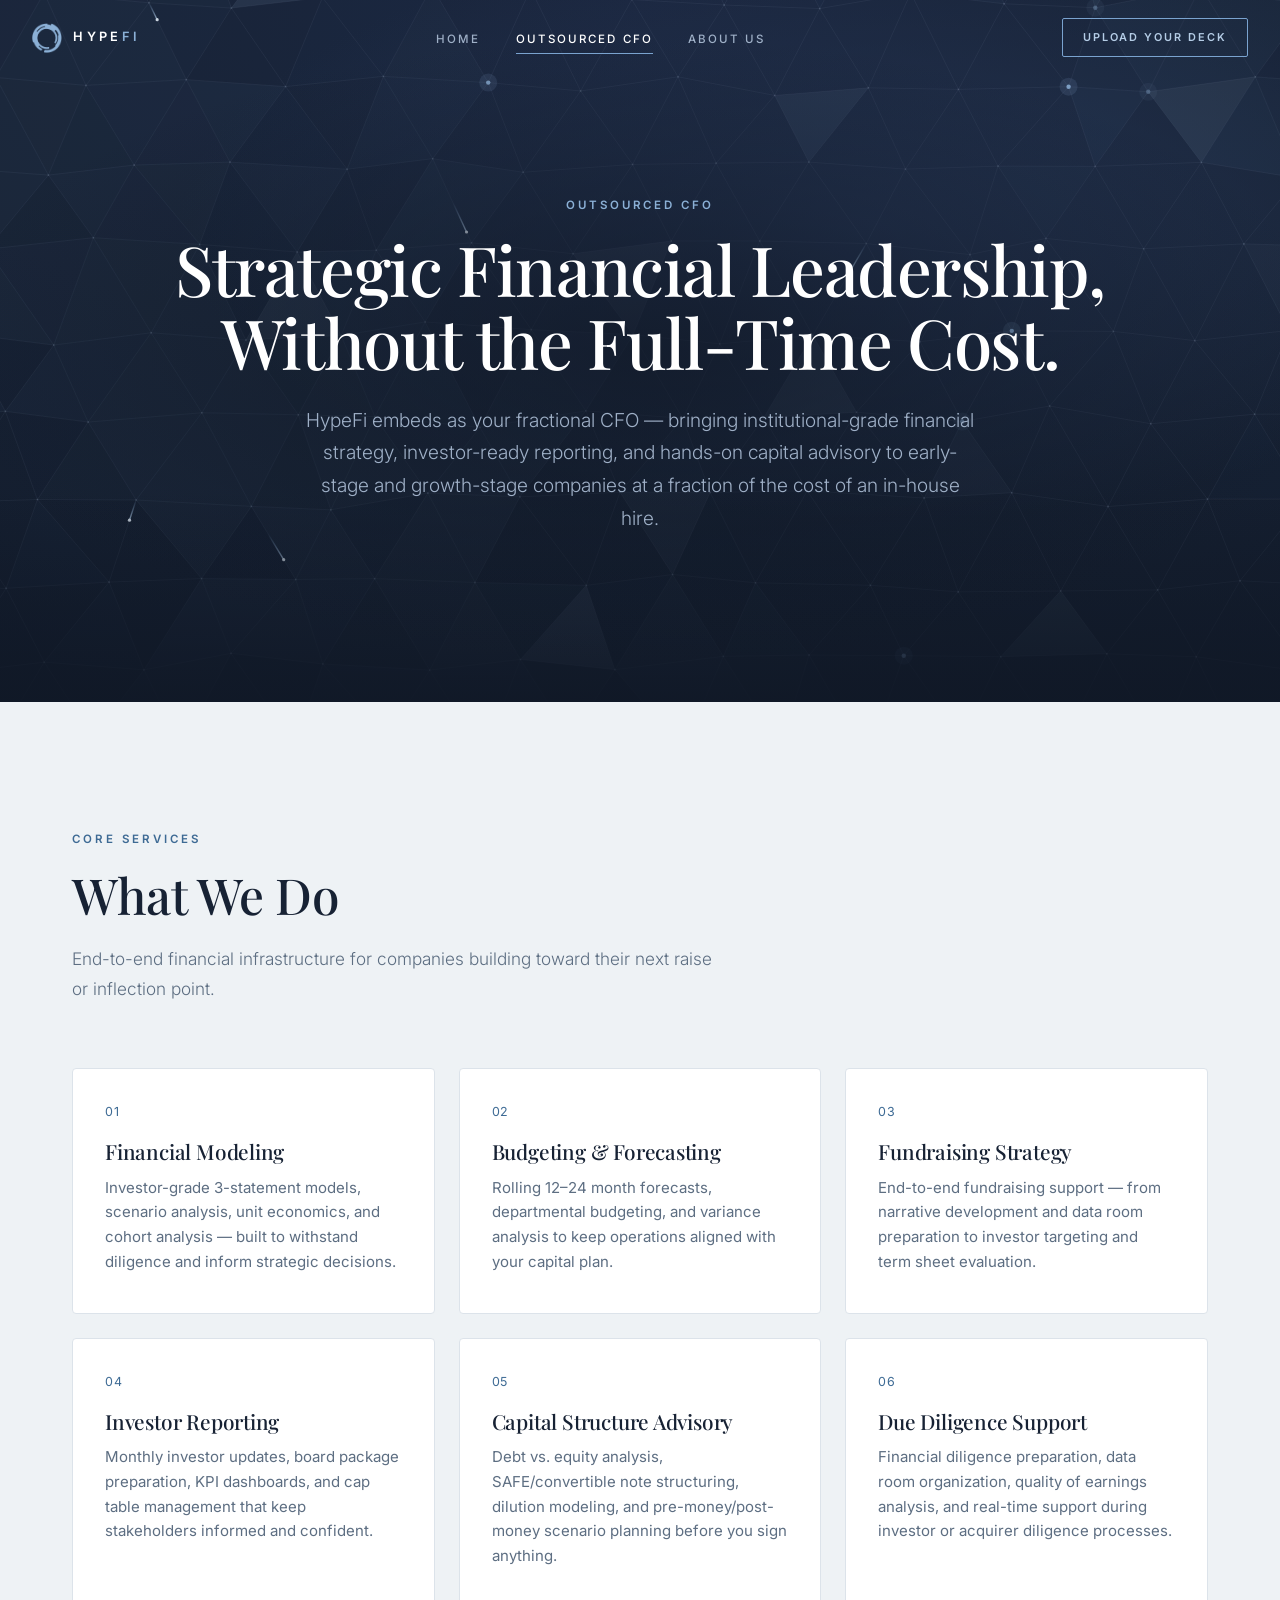
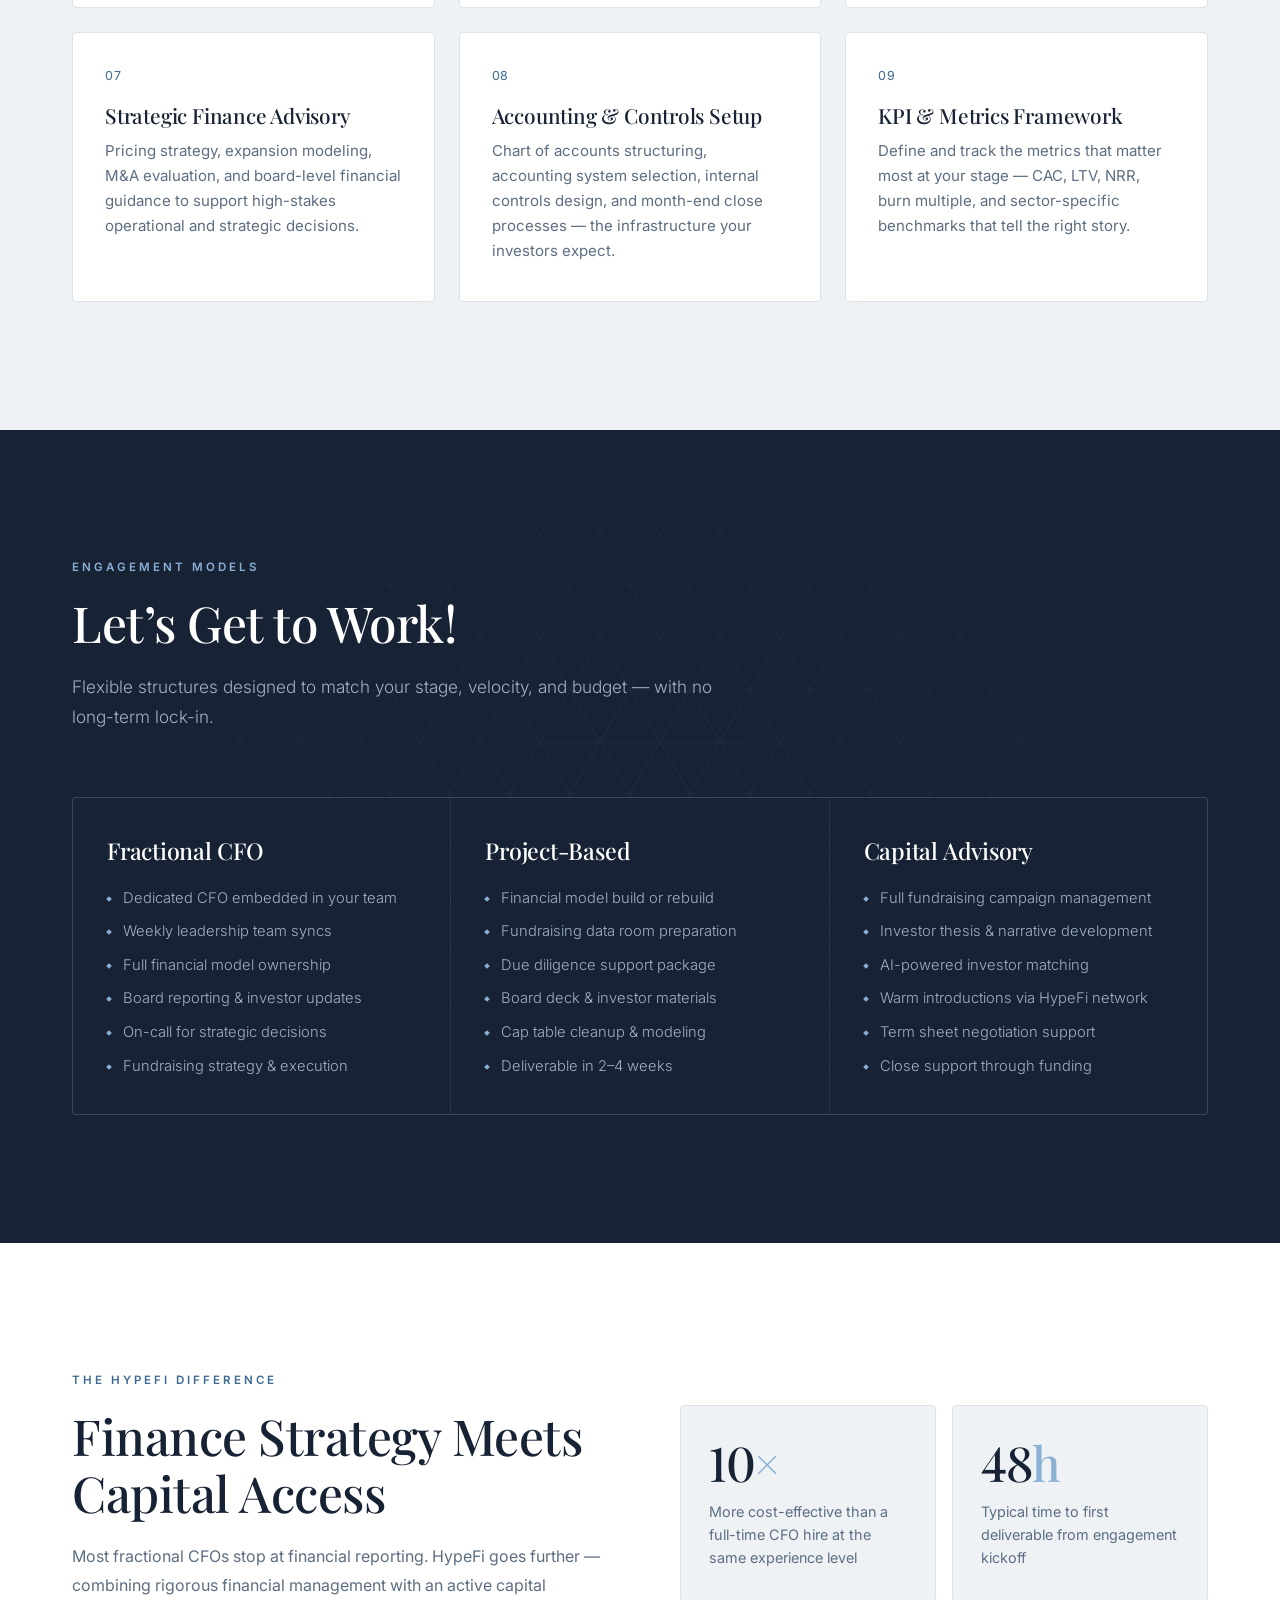
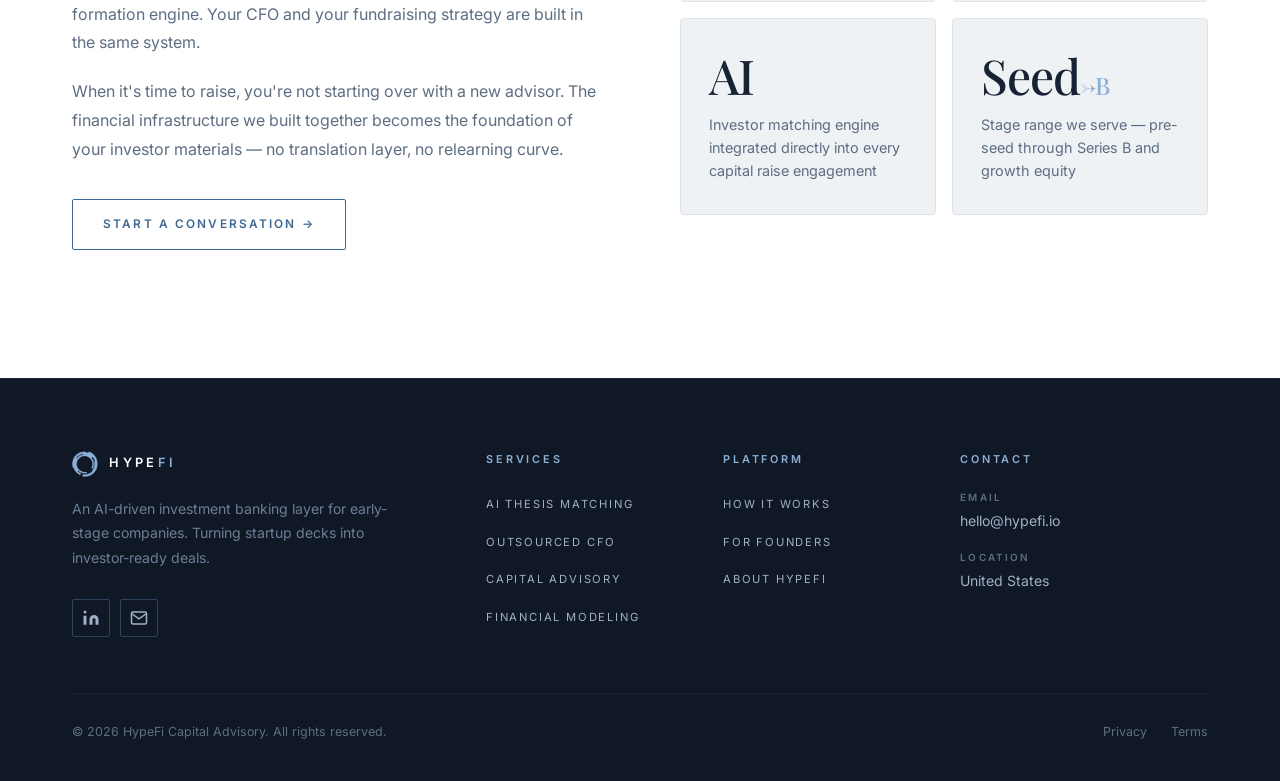
<file: outsourced-cfo.html>
<!DOCTYPE html>
<html lang="en">
<head>
  <meta charset="UTF-8">
  <meta name="viewport" content="width=device-width, initial-scale=1.0">
  <title>Outsourced CFO — HypeFi Capital Advisory</title>
  <meta name="description" content="Strategic financial leadership for early-stage companies. HypeFi provides fractional CFO, financial modeling, fundraising strategy, and capital advisory services.">
  <link rel="stylesheet" href="css/styles.css">
</head>
<body>

  <!-- ══ Navigation ══════════════════════════════════════════ -->
  <nav class="navbar" id="navbar">
    <div class="nav-container">
      <a href="index.html" class="nav-logo">
        <img src="Graphics/HypeFi Logo v7 - steel.png" alt="HypeFi" class="logo-img">
        <span class="logo-name">Hype<span class="logo-accent">Fi</span></span>
      </a>
      <ul class="nav-links">
        <li><a href="index.html">Home</a></li>
        <li><a href="outsourced-cfo.html" class="active">Outsourced CFO</a></li>
        <li><a href="about.html">About Us</a></li>
      </ul>
      <a href="thesis-matching.html" class="nav-cta">Upload Your Deck</a>
      <button class="hamburger" id="hamburger" aria-label="Open menu" aria-expanded="false" aria-controls="mobileNav">
        <span></span><span></span><span></span>
      </button>
    </div>
  </nav>

  <div class="mobile-nav" id="mobileNav" aria-hidden="true">
    <a href="index.html">Home</a>
    <a href="outsourced-cfo.html">Outsourced CFO</a>
    <a href="about.html">About Us</a>
    <a href="thesis-matching.html" class="nav-cta-mobile">Upload Your Deck</a>
  </div>

  <!-- ══ Page Hero ═══════════════════════════════════════════ -->
  <section class="page-hero">
    <canvas id="mesh-canvas" class="mesh-canvas" aria-hidden="true"></canvas>
    <div class="hero-vignette" aria-hidden="true"></div>
    <div class="container">
      <div class="page-hero-content">
        <div class="section-label">Outsourced CFO</div>
        <h1 class="section-title">Strategic Financial Leadership, Without the Full-Time Cost.</h1>
        <p class="section-sub" style="margin-bottom:0">
          HypeFi embeds as your fractional CFO — bringing institutional-grade financial strategy, investor-ready reporting, and hands-on capital advisory to early-stage and growth-stage companies at a fraction of the cost of an in-house hire.
        </p>
      </div>
    </div>
  </section>

  <!-- ══ Services Grid ════════════════════════════════════════ -->
  <section class="section section--mist">
    <div class="container">
      <div class="section-label">Core Services</div>
      <h2 class="section-title">What We Do</h2>
      <p class="section-sub">End-to-end financial infrastructure for companies building toward their next raise or inflection point.</p>

      <div class="services-grid">

        <div class="service-card">
          <h3 class="service-title">Financial Modeling</h3>
          <p class="service-desc">Investor-grade 3-statement models, scenario analysis, unit economics, and cohort analysis — built to withstand diligence and inform strategic decisions.</p>
        </div>

        <div class="service-card">
          <h3 class="service-title">Budgeting & Forecasting</h3>
          <p class="service-desc">Rolling 12–24 month forecasts, departmental budgeting, and variance analysis to keep operations aligned with your capital plan.</p>
        </div>

        <div class="service-card">
          <h3 class="service-title">Fundraising Strategy</h3>
          <p class="service-desc">End-to-end fundraising support — from narrative development and data room preparation to investor targeting and term sheet evaluation.</p>
        </div>

        <div class="service-card">
          <h3 class="service-title">Investor Reporting</h3>
          <p class="service-desc">Monthly investor updates, board package preparation, KPI dashboards, and cap table management that keep stakeholders informed and confident.</p>
        </div>

        <div class="service-card">
          <h3 class="service-title">Capital Structure Advisory</h3>
          <p class="service-desc">Debt vs. equity analysis, SAFE/convertible note structuring, dilution modeling, and pre-money/post-money scenario planning before you sign anything.</p>
        </div>

        <div class="service-card">
          <h3 class="service-title">Due Diligence Support</h3>
          <p class="service-desc">Financial diligence preparation, data room organization, quality of earnings analysis, and real-time support during investor or acquirer diligence processes.</p>
        </div>

        <div class="service-card">
          <h3 class="service-title">Strategic Finance Advisory</h3>
          <p class="service-desc">Pricing strategy, expansion modeling, M&A evaluation, and board-level financial guidance to support high-stakes operational and strategic decisions.</p>
        </div>

        <div class="service-card">
          <h3 class="service-title">Accounting & Controls Setup</h3>
          <p class="service-desc">Chart of accounts structuring, accounting system selection, internal controls design, and month-end close processes — the infrastructure your investors expect.</p>
        </div>

        <div class="service-card">
          <h3 class="service-title">KPI & Metrics Framework</h3>
          <p class="service-desc">Define and track the metrics that matter most at your stage — CAC, LTV, NRR, burn multiple, and sector-specific benchmarks that tell the right story.</p>
        </div>

      </div>
    </div>
  </section>

  <!-- ══ Engagement Models ════════════════════════════════════ -->
  <section class="engagement-section">
    <div class="container">
      <div class="section-label">Engagement Models</div>
      <h2 class="section-title">Let&rsquo;s Get to Work!</h2>
      <p class="section-sub">Flexible structures designed to match your stage, velocity, and budget — with no long-term lock-in.</p>

      <div class="engagement-grid">

        <div class="engagement-card">
          <h3 class="engagement-title">Fractional CFO</h3>
          <ul class="engagement-list">
            <li>Dedicated CFO embedded in your team</li>
            <li>Weekly leadership team syncs</li>
            <li>Full financial model ownership</li>
            <li>Board reporting & investor updates</li>
            <li>On-call for strategic decisions</li>
            <li>Fundraising strategy & execution</li>
          </ul>
        </div>

        <div class="engagement-card">
          <h3 class="engagement-title">Project-Based</h3>
          <ul class="engagement-list">
            <li>Financial model build or rebuild</li>
            <li>Fundraising data room preparation</li>
            <li>Due diligence support package</li>
            <li>Board deck & investor materials</li>
            <li>Cap table cleanup & modeling</li>
            <li>Deliverable in 2–4 weeks</li>
          </ul>
        </div>

        <div class="engagement-card">
          <h3 class="engagement-title">Capital Advisory</h3>
          <ul class="engagement-list">
            <li>Full fundraising campaign management</li>
            <li>Investor thesis & narrative development</li>
            <li>AI-powered investor matching</li>
            <li>Warm introductions via HypeFi network</li>
            <li>Term sheet negotiation support</li>
            <li>Close support through funding</li>
          </ul>
        </div>

      </div>
    </div>
  </section>

  <!-- ══ Why HypeFi CFO ═══════════════════════════════════════ -->
  <section class="section section--light">
    <div class="container">
      <div class="diff-grid">
        <div>
          <div class="section-label">The HypeFi Difference</div>
          <h2 class="section-title">Finance Strategy Meets Capital Access</h2>
          <p class="body-copy">
            Most fractional CFOs stop at financial reporting. HypeFi goes further — combining rigorous financial management with an active capital formation engine. Your CFO and your fundraising strategy are built in the same system.
          </p>
          <p class="body-copy" style="margin-bottom:2.2rem">
            When it's time to raise, you're not starting over with a new advisor. The financial infrastructure we built together becomes the foundation of your investor materials — no translation layer, no relearning curve.
          </p>
          <a href="about.html#contact" class="btn-primary">Start a Conversation →</a>
        </div>
        <div class="stat-grid">
          <div class="stat-card">
            <div class="stat-card-num">10<span class="unit">×</span></div>
            <div class="stat-card-text">More cost-effective than a full-time CFO hire at the same experience level</div>
          </div>
          <div class="stat-card">
            <div class="stat-card-num">48<span class="unit">h</span></div>
            <div class="stat-card-text">Typical time to first deliverable from engagement kickoff</div>
          </div>
          <div class="stat-card">
            <div class="stat-card-num">AI</div>
            <div class="stat-card-text">Investor matching engine integrated directly into every capital raise engagement</div>
          </div>
          <div class="stat-card">
            <div class="stat-card-num">Seed<small>→B</small></div>
            <div class="stat-card-text">Stage range we serve — pre-seed through Series B and growth equity</div>
          </div>
        </div>
      </div>
    </div>
  </section>

  <!-- ══ Footer ═══════════════════════════════════════════════ -->
  <footer class="footer">
    <div class="footer-content">
      <div class="footer-grid">
        <div class="footer-brand">
          <div class="footer-logo">
            <img src="Graphics/HypeFi Logo v7 - steel.png" alt="HypeFi" class="logo-img">
            <span class="logo-name">Hype<span class="logo-accent">Fi</span></span>
          </div>
          <p class="footer-brand-desc">An AI-driven investment banking layer for early-stage companies. Turning startup decks into investor-ready deals.</p>
          <div class="footer-socials">
            <a href="https://www.linkedin.com/in/josephlaviolette/" target="_blank" rel="noopener" class="social-link" aria-label="LinkedIn">
              <svg width="18" height="18" viewBox="0 0 24 24" fill="currentColor" aria-hidden="true"><path d="M16 8a6 6 0 016 6v7h-4v-7a2 2 0 00-2-2 2 2 0 00-2 2v7h-4v-7a6 6 0 016-6zM2 9h4v12H2z"/><circle cx="4" cy="4" r="2"/></svg>
            </a>
            <a href="mailto:hello@hypefi.io" class="social-link" aria-label="Email">
              <svg width="18" height="18" viewBox="0 0 24 24" fill="none" stroke="currentColor" stroke-width="2" aria-hidden="true"><path d="M4 4h16c1.1 0 2 .9 2 2v12c0 1.1-.9 2-2 2H4c-1.1 0-2-.9-2-2V6c0-1.1.9-2 2-2z"/><polyline points="22,6 12,13 2,6"/></svg>
            </a>
          </div>
        </div>
        <div class="footer-col">
          <h4 class="footer-col-title">Services</h4>
          <ul class="footer-links">
            <li><a href="thesis-matching.html">AI Thesis Matching</a></li>
            <li><a href="outsourced-cfo.html">Outsourced CFO</a></li>
            <li><a href="outsourced-cfo.html">Capital Advisory</a></li>
            <li><a href="outsourced-cfo.html">Financial Modeling</a></li>
          </ul>
        </div>
        <div class="footer-col">
          <h4 class="footer-col-title">Platform</h4>
          <ul class="footer-links">
            <li><a href="startups.html#process">How It Works</a></li>
            <li><a href="thesis-matching.html">For Founders</a></li>
            <li><a href="about.html">About HypeFi</a></li>
          </ul>
        </div>
        <div class="footer-col">
          <h4 class="footer-col-title">Contact</h4>
          <ul class="footer-contact">
            <li><span class="contact-label">Email</span><a href="mailto:hello@hypefi.io">hello@hypefi.io</a></li>
            <li><span class="contact-label">Location</span><span>United States</span></li>
          </ul>
        </div>
      </div>
      <div class="footer-bottom">
        <p>© 2026 HypeFi Capital Advisory. All rights reserved.</p>
        <div class="footer-legal"><a href="#">Privacy</a><a href="#">Terms</a></div>
      </div>
    </div>
  </footer>

  <script src="js/main.js"></script>
</body>
</html>
</file>
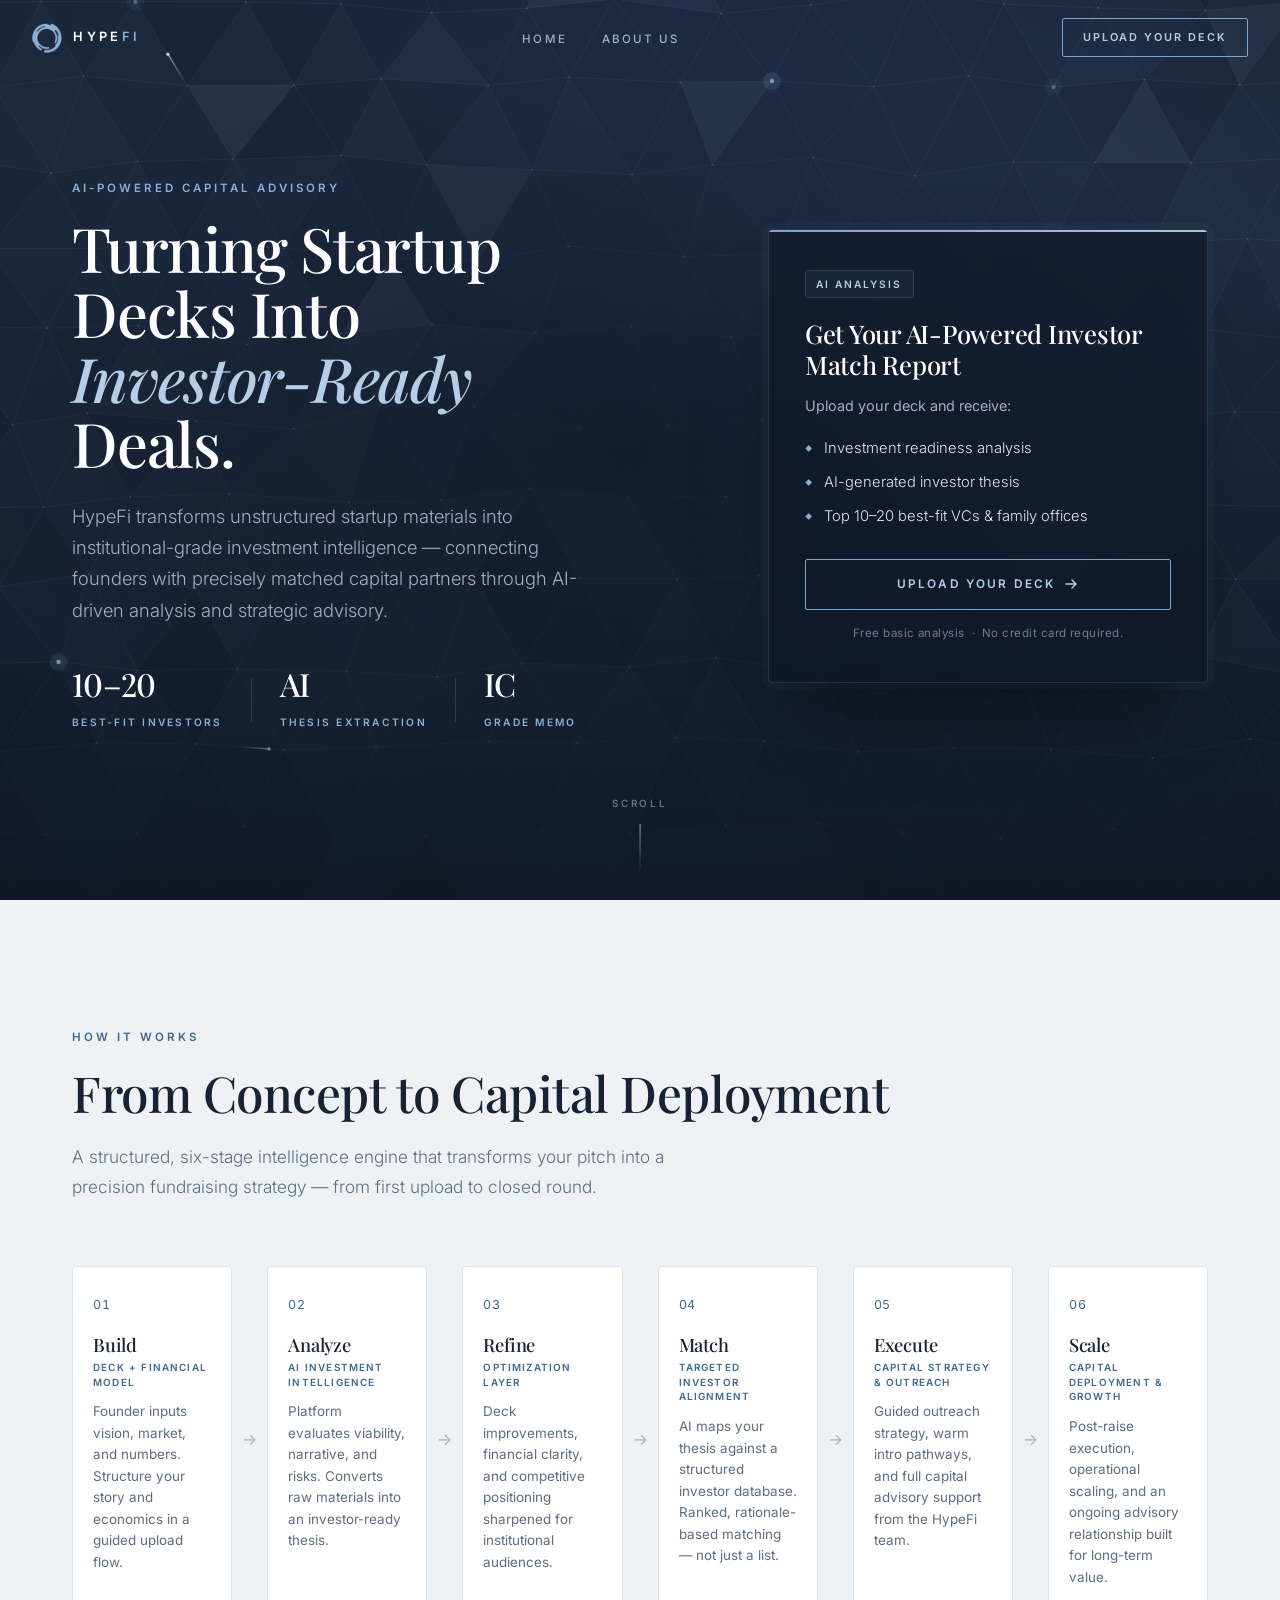
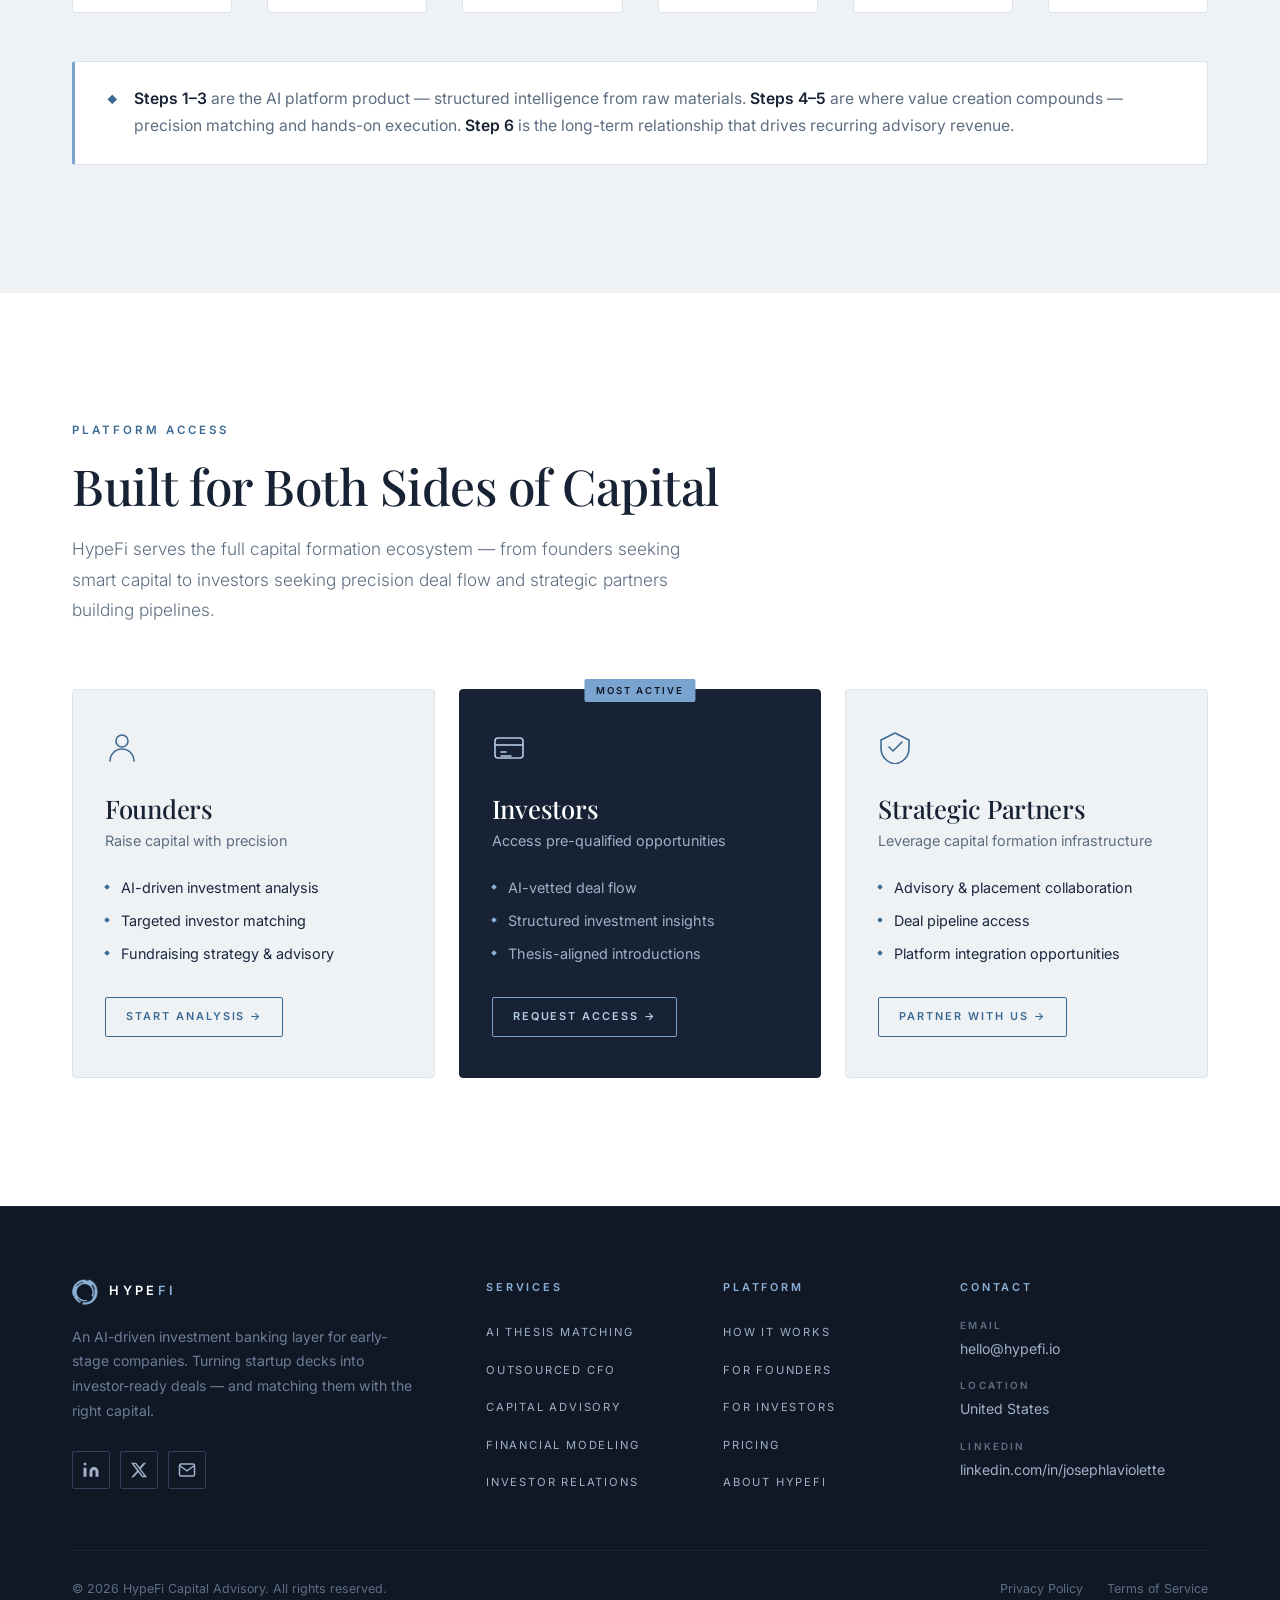
<file: startups.html>
<!DOCTYPE html>
<html lang="en">
<head>
  <meta charset="UTF-8">
  <meta name="viewport" content="width=device-width, initial-scale=1.0">
  <title>Startups — HypeFi Capital Advisory</title>
  <meta name="description" content="HypeFi transforms startup decks into investor-ready deals — AI-driven analysis, thesis matching, and capital advisory for early-stage companies.">
  <link rel="stylesheet" href="css/styles.css">
</head>
<body>

  <!-- ══ Navigation ══════════════════════════════════════════ -->
  <nav class="navbar" id="navbar">
    <div class="nav-container">
      <a href="index.html" class="nav-logo">
        <img src="Graphics/HypeFi Logo v7 - steel.png" alt="HypeFi" class="logo-img">
        <span class="logo-name">Hype<span class="logo-accent">Fi</span></span>
      </a>
      <ul class="nav-links">
        <li><a href="index.html">Home</a></li>
        <li><a href="about.html">About Us</a></li>
      </ul>
      <a href="thesis-matching.html" class="nav-cta">Upload Your Deck</a>
      <button class="hamburger" id="hamburger" aria-label="Open menu" aria-expanded="false" aria-controls="mobileNav">
        <span></span><span></span><span></span>
      </button>
    </div>
  </nav>

  <!-- Mobile Nav -->
  <div class="mobile-nav" id="mobileNav" aria-hidden="true">
    <a href="index.html">Home</a>
    <a href="about.html">About Us</a>
    <a href="thesis-matching.html" class="nav-cta-mobile">Upload Your Deck</a>
  </div>

  <!-- ══ Hero ════════════════════════════════════════════════ -->
  <section class="hero">
    <canvas id="mesh-canvas" class="mesh-canvas" aria-hidden="true"></canvas>
    <div class="hero-vignette" aria-hidden="true"></div>
    <div class="hero-content">

      <!-- Left Column -->
      <div class="hero-left">
        <p class="hero-eyebrow">AI-Powered Capital Advisory</p>
        <h1 class="hero-headline">
          Turning Startup Decks Into <em>Investor-Ready</em> Deals.
        </h1>
        <p class="hero-sub">
          HypeFi transforms unstructured startup materials into institutional-grade investment intelligence — connecting founders with precisely matched capital partners through AI-driven analysis and strategic advisory.
        </p>
        <div class="hero-stats">
          <div class="stat">
            <span class="stat-num">10–20</span>
            <span class="stat-label">Best-Fit Investors</span>
          </div>
          <div class="stat-divider"></div>
          <div class="stat">
            <span class="stat-num">AI</span>
            <span class="stat-label">Thesis Extraction</span>
          </div>
          <div class="stat-divider"></div>
          <div class="stat">
            <span class="stat-num">IC</span>
            <span class="stat-label">Grade Memo</span>
          </div>
        </div>
      </div>

      <!-- Right Column — CTA Card -->
      <div class="hero-right">
        <div class="hero-card">
          <div class="card-badge">AI Analysis</div>
          <h2 class="card-title">Get Your AI-Powered Investor Match Report</h2>
          <p class="card-sub">Upload your deck and receive:</p>
          <ul class="card-features">
            <li>
              <span class="feature-icon">◆</span>
              Investment readiness analysis
            </li>
            <li>
              <span class="feature-icon">◆</span>
              AI-generated investor thesis
            </li>
            <li>
              <span class="feature-icon">◆</span>
              Top 10–20 best-fit VCs &amp; family offices
            </li>
          </ul>
          <a href="thesis-matching.html" class="card-cta">
            Upload Your Deck
            <svg width="16" height="16" viewBox="0 0 16 16" fill="none" aria-hidden="true">
              <path d="M3 8h10M9 4l4 4-4 4" stroke="currentColor" stroke-width="1.5" stroke-linecap="round" stroke-linejoin="round"/>
            </svg>
          </a>
          <p class="card-note">Free basic analysis &nbsp;·&nbsp; No credit card required.</p>
        </div>
      </div>

    </div>
    <a href="#process" class="scroll-cue" aria-label="Scroll to how it works">Scroll</a>
  </section>

  <!-- ══ Process Flow ═════════════════════════════════════════ -->
  <section class="process-section" id="process">
    <div class="container">
      <div class="section-label">How It Works</div>
      <h2 class="section-title">From Concept to Capital Deployment</h2>
      <p class="section-sub">A structured, six-stage intelligence engine that transforms your pitch into a precision fundraising strategy — from first upload to closed round.</p>

      <div class="process-grid">

        <div class="process-step">
          <div class="step-number">01</div>
          <h3 class="step-title">Build</h3>
          <p class="step-subtitle">Deck + Financial Model</p>
          <p class="step-desc">Founder inputs vision, market, and numbers. Structure your story and economics in a guided upload flow.</p>
        </div>

        <div class="process-connector" aria-hidden="true">→</div>

        <div class="process-step">
          <div class="step-number">02</div>
          <h3 class="step-title">Analyze</h3>
          <p class="step-subtitle">AI Investment Intelligence</p>
          <p class="step-desc">Platform evaluates viability, narrative, and risks. Converts raw materials into an investor-ready thesis.</p>
        </div>

        <div class="process-connector" aria-hidden="true">→</div>

        <div class="process-step">
          <div class="step-number">03</div>
          <h3 class="step-title">Refine</h3>
          <p class="step-subtitle">Optimization Layer</p>
          <p class="step-desc">Deck improvements, financial clarity, and competitive positioning sharpened for institutional audiences.</p>
        </div>

        <div class="process-connector" aria-hidden="true">→</div>

        <div class="process-step">
          <div class="step-number">04</div>
          <h3 class="step-title">Match</h3>
          <p class="step-subtitle">Targeted Investor Alignment</p>
          <p class="step-desc">AI maps your thesis against a structured investor database. Ranked, rationale-based matching — not just a list.</p>
        </div>

        <div class="process-connector" aria-hidden="true">→</div>

        <div class="process-step">
          <div class="step-number">05</div>
          <h3 class="step-title">Execute</h3>
          <p class="step-subtitle">Capital Strategy & Outreach</p>
          <p class="step-desc">Guided outreach strategy, warm intro pathways, and full capital advisory support from the HypeFi team.</p>
        </div>

        <div class="process-connector" aria-hidden="true">→</div>

        <div class="process-step">
          <div class="step-number">06</div>
          <h3 class="step-title">Scale</h3>
          <p class="step-subtitle">Capital Deployment & Growth</p>
          <p class="step-desc">Post-raise execution, operational scaling, and an ongoing advisory relationship built for long-term value.</p>
        </div>

      </div>

      <div class="process-insight">
        <div class="insight-inner">
          <span class="insight-icon">◆</span>
          <p>
            <strong>Steps 1–3</strong> are the AI platform product — structured intelligence from raw materials.
            <strong>Steps 4–5</strong> are where value creation compounds — precision matching and hands-on execution.
            <strong>Step 6</strong> is the long-term relationship that drives recurring advisory revenue.
          </p>
        </div>
      </div>
    </div>
  </section>

  <!-- ══ Segmentation ═════════════════════════════════════════ -->
  <section class="segment-section">
    <div class="container">
      <div class="section-label">Platform Access</div>
      <h2 class="section-title">Built for Both Sides of Capital</h2>
      <p class="section-sub">HypeFi serves the full capital formation ecosystem — from founders seeking smart capital to investors seeking precision deal flow and strategic partners building pipelines.</p>

      <div class="segment-grid">

        <!-- Founders -->
        <div class="segment-card">
          <div class="segment-icon">
            <svg width="34" height="34" viewBox="0 0 34 34" fill="none" aria-hidden="true">
              <circle cx="17" cy="11" r="6" stroke="currentColor" stroke-width="1.6"/>
              <path d="M5 31c0-6.627 5.373-12 12-12s12 5.373 12 12" stroke="currentColor" stroke-width="1.6" stroke-linecap="round"/>
            </svg>
          </div>
          <h3 class="segment-title">Founders</h3>
          <p class="segment-sub">Raise capital with precision</p>
          <ul class="segment-list">
            <li>AI-driven investment analysis</li>
            <li>Targeted investor matching</li>
            <li>Fundraising strategy &amp; advisory</li>
          </ul>
          <a href="thesis-matching.html" class="segment-cta">Start Analysis →</a>
        </div>

        <!-- Investors (featured) -->
        <div class="segment-card segment-card--featured">
          <div class="segment-badge">Most Active</div>
          <div class="segment-icon">
            <svg width="34" height="34" viewBox="0 0 34 34" fill="none" aria-hidden="true">
              <rect x="3" y="8" width="28" height="20" rx="3" stroke="currentColor" stroke-width="1.6"/>
              <path d="M3 15h28" stroke="currentColor" stroke-width="1.6"/>
              <path d="M9 22h5M9 26h10" stroke="currentColor" stroke-width="1.6" stroke-linecap="round"/>
            </svg>
          </div>
          <h3 class="segment-title">Investors</h3>
          <p class="segment-sub">Access pre-qualified opportunities</p>
          <ul class="segment-list">
            <li>AI-vetted deal flow</li>
            <li>Structured investment insights</li>
            <li>Thesis-aligned introductions</li>
          </ul>
          <a href="about.html#contact" class="segment-cta">Request Access →</a>
        </div>

        <!-- Strategic Partners -->
        <div class="segment-card">
          <div class="segment-icon">
            <svg width="34" height="34" viewBox="0 0 34 34" fill="none" aria-hidden="true">
              <path d="M17 3L3 10v8c0 8.837 6 14.5 14 16 8-1.5 14-7.163 14-16v-8L17 3z" stroke="currentColor" stroke-width="1.6" stroke-linejoin="round"/>
              <path d="M11 17l4 4 9-9" stroke="currentColor" stroke-width="1.6" stroke-linecap="round" stroke-linejoin="round"/>
            </svg>
          </div>
          <h3 class="segment-title">Strategic Partners</h3>
          <p class="segment-sub">Leverage capital formation infrastructure</p>
          <ul class="segment-list">
            <li>Advisory &amp; placement collaboration</li>
            <li>Deal pipeline access</li>
            <li>Platform integration opportunities</li>
          </ul>
          <a href="about.html#contact" class="segment-cta">Partner With Us →</a>
        </div>

      </div>
    </div>
  </section>

  <!-- ══ Footer ═══════════════════════════════════════════════ -->
  <footer class="footer">
    <div class="footer-content">
      <div class="footer-grid">

        <!-- Brand -->
        <div class="footer-brand">
          <div class="footer-logo">
            <img src="Graphics/HypeFi Logo v7 - steel.png" alt="HypeFi" class="logo-img">
            <span class="logo-name">Hype<span class="logo-accent">Fi</span></span>
          </div>
          <p class="footer-brand-desc">An AI-driven investment banking layer for early-stage companies. Turning startup decks into investor-ready deals — and matching them with the right capital.</p>
          <div class="footer-socials">
            <a href="https://www.linkedin.com/in/josephlaviolette/" target="_blank" rel="noopener" class="social-link" aria-label="LinkedIn">
              <svg width="18" height="18" viewBox="0 0 24 24" fill="currentColor" aria-hidden="true">
                <path d="M16 8a6 6 0 016 6v7h-4v-7a2 2 0 00-2-2 2 2 0 00-2 2v7h-4v-7a6 6 0 016-6zM2 9h4v12H2z"/>
                <circle cx="4" cy="4" r="2"/>
              </svg>
            </a>
            <a href="#" class="social-link" aria-label="Twitter / X">
              <svg width="18" height="18" viewBox="0 0 24 24" fill="currentColor" aria-hidden="true">
                <path d="M18.244 2.25h3.308l-7.227 8.26 8.502 11.24H16.17l-5.214-6.817L4.99 21.75H1.68l7.73-8.835L1.254 2.25H8.08l4.713 6.231zm-1.161 17.52h1.833L7.084 4.126H5.117z"/>
              </svg>
            </a>
            <a href="mailto:hello@hypefi.io" class="social-link" aria-label="Email">
              <svg width="18" height="18" viewBox="0 0 24 24" fill="none" stroke="currentColor" stroke-width="2" aria-hidden="true">
                <path d="M4 4h16c1.1 0 2 .9 2 2v12c0 1.1-.9 2-2 2H4c-1.1 0-2-.9-2-2V6c0-1.1.9-2 2-2z"/>
                <polyline points="22,6 12,13 2,6"/>
              </svg>
            </a>
          </div>
        </div>

        <!-- Services -->
        <div class="footer-col">
          <h4 class="footer-col-title">Services</h4>
          <ul class="footer-links">
            <li><a href="thesis-matching.html">AI Thesis Matching</a></li>
            <li><a href="index.html">Outsourced CFO</a></li>
            <li><a href="index.html">Capital Advisory</a></li>
            <li><a href="index.html">Financial Modeling</a></li>
            <li><a href="thesis-matching.html">Investor Relations</a></li>
          </ul>
        </div>

        <!-- Platform -->
        <div class="footer-col">
          <h4 class="footer-col-title">Platform</h4>
          <ul class="footer-links">
            <li><a href="startups.html#process">How It Works</a></li>
            <li><a href="thesis-matching.html">For Founders</a></li>
            <li><a href="about.html#contact">For Investors</a></li>
            <li><a href="thesis-matching.html">Pricing</a></li>
            <li><a href="about.html">About HypeFi</a></li>
          </ul>
        </div>

        <!-- Contact -->
        <div class="footer-col">
          <h4 class="footer-col-title">Contact</h4>
          <ul class="footer-contact">
            <li>
              <span class="contact-label">Email</span>
              <a href="mailto:hello@hypefi.io">hello@hypefi.io</a>
            </li>
            <li>
              <span class="contact-label">Location</span>
              <span>United States</span>
            </li>
            <li>
              <span class="contact-label">LinkedIn</span>
              <a href="https://www.linkedin.com/in/josephlaviolette/" target="_blank" rel="noopener">linkedin.com/in/josephlaviolette</a>
            </li>
          </ul>
        </div>

      </div>

      <div class="footer-bottom">
        <p>© 2026 HypeFi Capital Advisory. All rights reserved.</p>
        <div class="footer-legal">
          <a href="#">Privacy Policy</a>
          <a href="#">Terms of Service</a>
        </div>
      </div>
    </div>
  </footer>

  <script src="js/main.js"></script>
</body>
</html>
</file>
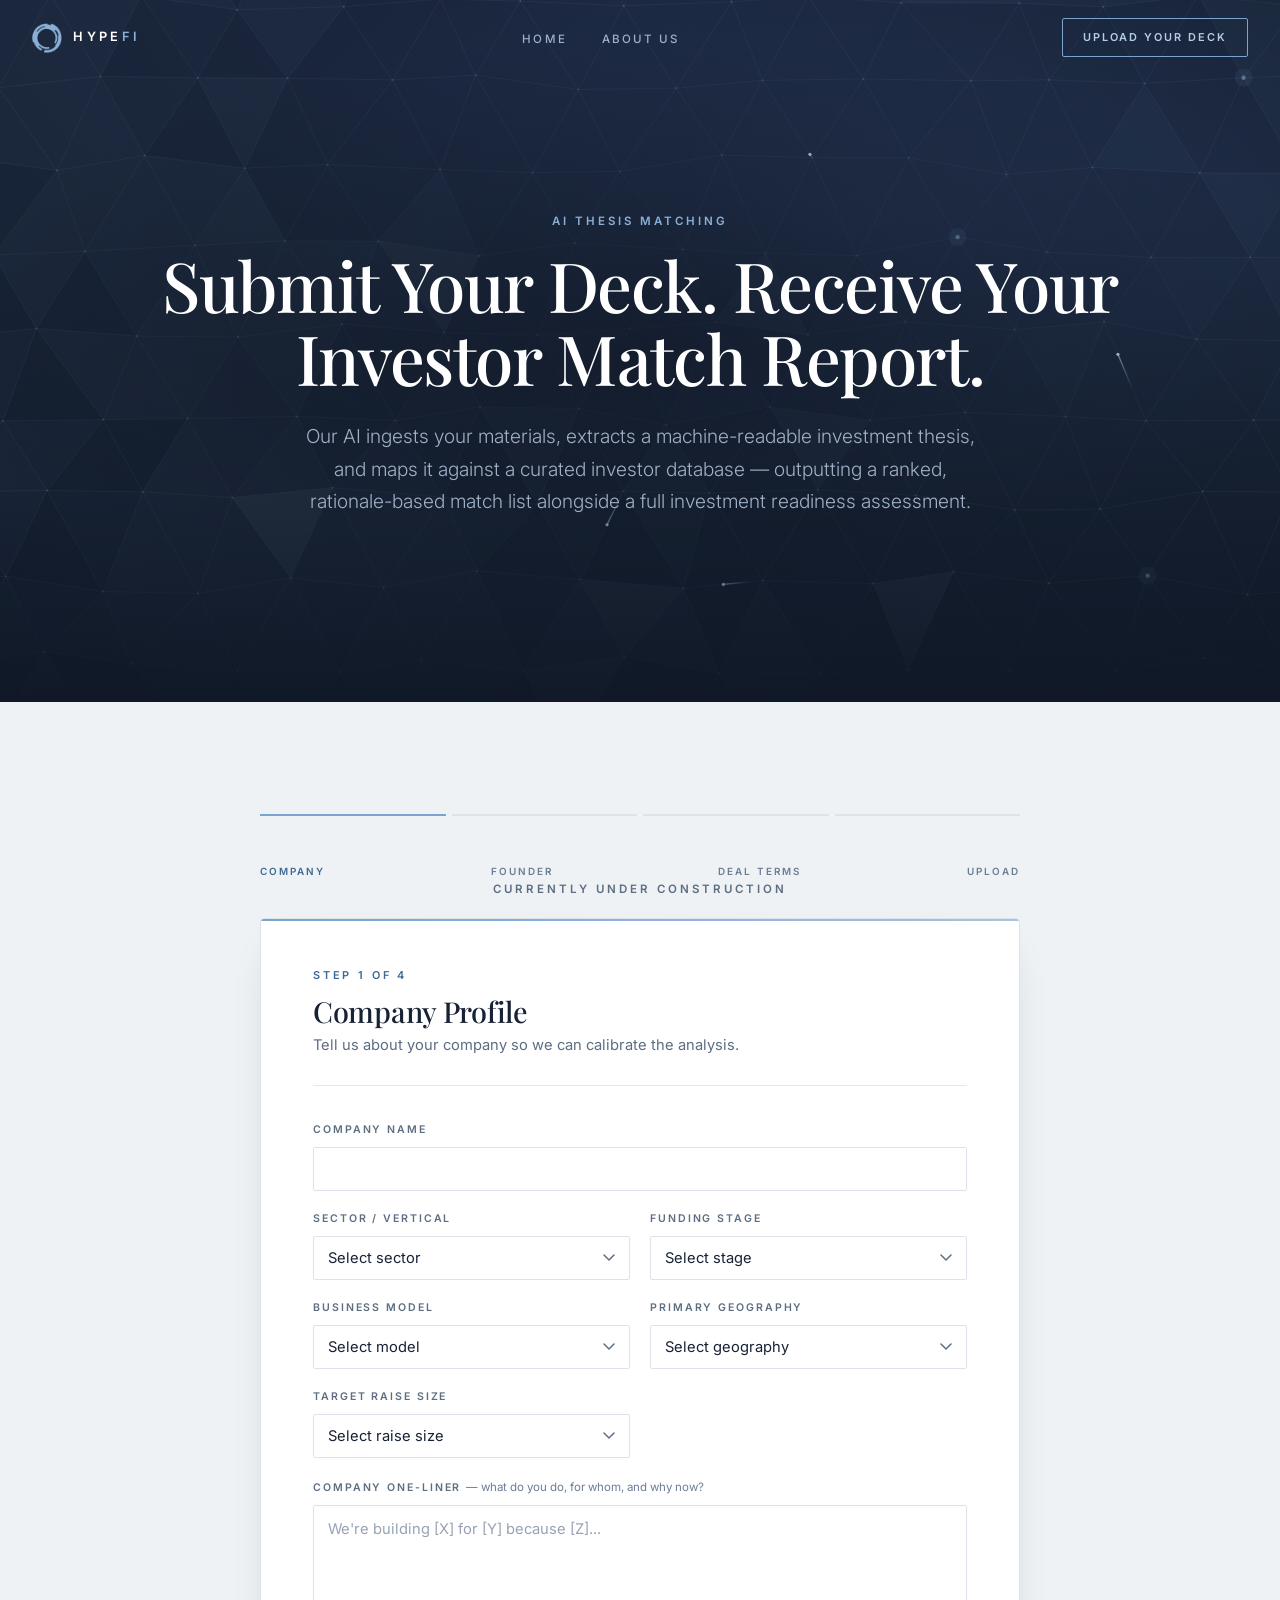
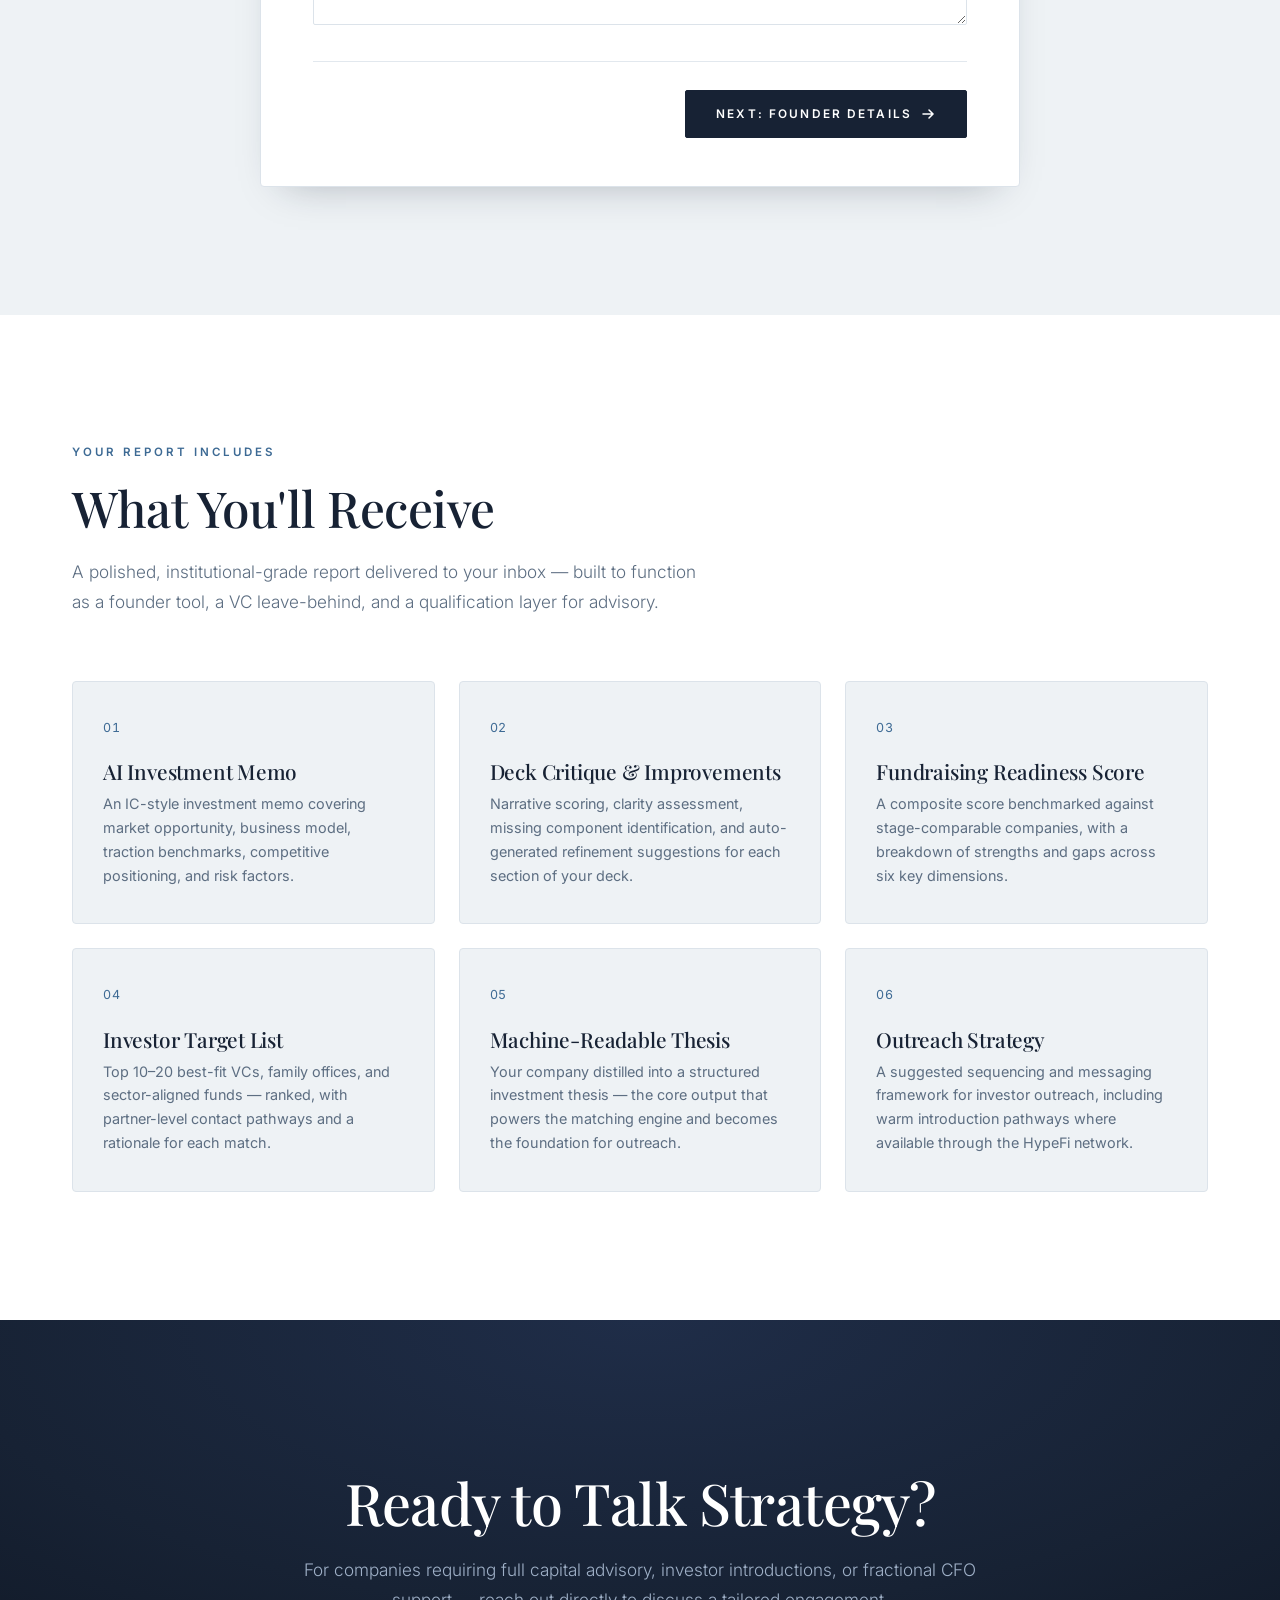
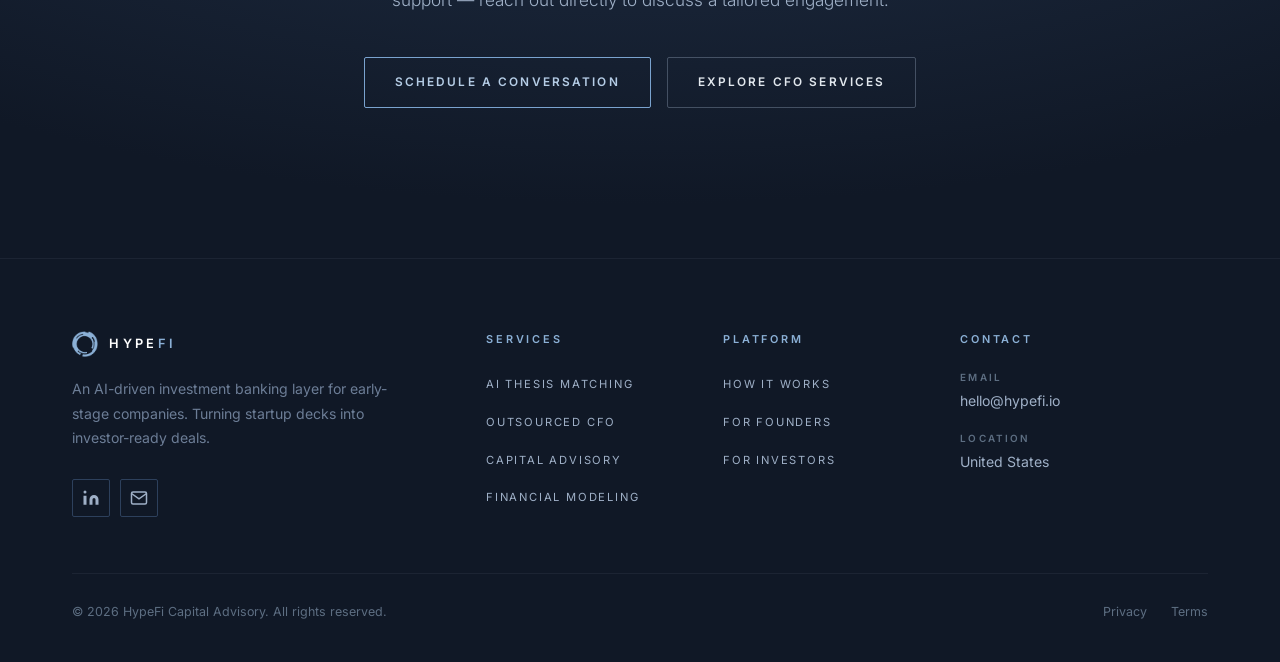
<file: thesis-matching.html>
<!DOCTYPE html>
<html lang="en">
<head>
  <meta charset="UTF-8">
  <meta name="viewport" content="width=device-width, initial-scale=1.0">
  <title>Thesis Matching — HypeFi Capital Advisory</title>
  <meta name="description" content="Upload your pitch deck and receive an AI-powered investor match report, investment readiness analysis, and a curated list of best-fit VCs and family offices.">
  <link rel="stylesheet" href="css/styles.css">
</head>
<body>

  <!-- ══ Navigation ══════════════════════════════════════════ -->
  <nav class="navbar" id="navbar">
    <div class="nav-container">
      <a href="index.html" class="nav-logo">
        <img src="Graphics/HypeFi Logo v7 - steel.png" alt="HypeFi" class="logo-img">
        <span class="logo-name">Hype<span class="logo-accent">Fi</span></span>
      </a>
      <ul class="nav-links">
        <li><a href="index.html">Home</a></li>
        <li><a href="about.html">About Us</a></li>
      </ul>
      <a href="thesis-matching.html" class="nav-cta">Upload Your Deck</a>
      <button class="hamburger" id="hamburger" aria-label="Open menu" aria-expanded="false" aria-controls="mobileNav">
        <span></span><span></span><span></span>
      </button>
    </div>
  </nav>

  <div class="mobile-nav" id="mobileNav" aria-hidden="true">
    <a href="index.html">Home</a>
    <a href="about.html">About Us</a>
    <a href="thesis-matching.html" class="nav-cta-mobile">Upload Your Deck</a>
  </div>

  <!-- ══ Page Hero ═══════════════════════════════════════════ -->
  <section class="page-hero">
    <canvas id="mesh-canvas" class="mesh-canvas" aria-hidden="true"></canvas>
    <div class="hero-vignette" aria-hidden="true"></div>
    <div class="container">
      <div class="page-hero-content">
        <div class="section-label">AI Thesis Matching</div>
        <h1 class="section-title">Submit Your Deck. Receive Your Investor Match Report.</h1>
        <p class="section-sub" style="margin-bottom:0">
          Our AI ingests your materials, extracts a machine-readable investment thesis, and maps it against a curated investor database — outputting a ranked, rationale-based match list alongside a full investment readiness assessment.
        </p>
      </div>
    </div>
  </section>

  <!-- ══ Form Section ════════════════════════════════════════ -->
  <section class="form-section">
    <div class="container">
      <div class="form-wrapper">

        <!-- Progress Bar -->
        <div>
          <div class="progress-bar-wrap">
            <div class="progress-step active"></div>
            <div class="progress-step"></div>
            <div class="progress-step"></div>
            <div class="progress-step"></div>
          </div>
          <div class="progress-labels">
            <span class="progress-label active">Company</span>
            <span class="progress-label">Founder</span>
            <span class="progress-label">Deal Terms</span>
            <span class="progress-label">Upload</span>
          </div>
        </div>

        <p class="form-notice">Currently Under Construction</p>

        <div class="form-card">

          <!-- ── Step 1: Company Profile ── -->
          <div class="form-step">
            <div class="form-card-header">
              <p class="form-step-num">Step 1 of 4</p>
              <h2 class="form-card-title">Company Profile</h2>
              <p class="form-card-sub">Tell us about your company so we can calibrate the analysis.</p>
            </div>
            <div class="form-grid">
              <div class="form-group full">
                <label for="company-name">Company Name</label>
                <input type="text" id="company-name">
              </div>
              <div class="form-group">
                <label for="sector">Sector / Vertical</label>
                <select id="sector">
                  <option value="" disabled selected>Select sector</option>
                  <option>Fintech</option>
                  <option>SaaS / Enterprise Software</option>
                  <option>Healthtech / Biotech</option>
                  <option>AI / Machine Learning</option>
                  <option>Climate Tech / Cleantech</option>
                  <option>Consumer / D2C</option>
                  <option>Marketplace</option>
                  <option>Proptech</option>
                  <option>Edtech</option>
                  <option>Deep Tech / Hardware</option>
                  <option>Logistics / Supply Chain</option>
                  <option>Other</option>
                </select>
              </div>
              <div class="form-group">
                <label for="stage">Funding Stage</label>
                <select id="stage">
                  <option value="" disabled selected>Select stage</option>
                  <option>Pre-seed</option>
                  <option>Seed</option>
                  <option>Series A</option>
                  <option>Series B</option>
                  <option>Series C+</option>
                  <option>Growth / PE</option>
                </select>
              </div>
              <div class="form-group">
                <label for="biz-model">Business Model</label>
                <select id="biz-model">
                  <option value="" disabled selected>Select model</option>
                  <option>B2B SaaS</option>
                  <option>B2C SaaS</option>
                  <option>Marketplace / Platform</option>
                  <option>Transaction / Fee-Based</option>
                  <option>Hardware + Software</option>
                  <option>Services / Advisory</option>
                  <option>Enterprise Licensing</option>
                  <option>API / Infrastructure</option>
                  <option>Other</option>
                </select>
              </div>
              <div class="form-group">
                <label for="geography">Primary Geography</label>
                <select id="geography">
                  <option value="" disabled selected>Select geography</option>
                  <option>North America</option>
                  <option>Europe</option>
                  <option>Southeast Asia</option>
                  <option>Latin America</option>
                  <option>Middle East & Africa</option>
                  <option>South Asia</option>
                  <option>Global</option>
                </select>
              </div>
              <div class="form-group">
                <label for="raise-size">Target Raise Size</label>
                <select id="raise-size">
                  <option value="" disabled selected>Select raise size</option>
                  <option>Under $500K</option>
                  <option>$500K – $2M</option>
                  <option>$2M – $5M</option>
                  <option>$5M – $15M</option>
                  <option>$15M – $50M</option>
                  <option>$50M+</option>
                </select>
              </div>
              <div class="form-group full">
                <label for="one-liner">Company One-Liner <span class="form-hint">— what do you do, for whom, and why now?</span></label>
                <textarea id="one-liner" rows="2" placeholder="We're building [X] for [Y] because [Z]..."></textarea>
              </div>
            </div>
            <div class="form-actions">
              <div></div>
              <button class="btn-next">
                Next: Founder Details
                <svg width="16" height="16" viewBox="0 0 16 16" fill="none" aria-hidden="true"><path d="M3 8h10M9 4l4 4-4 4" stroke="currentColor" stroke-width="1.5" stroke-linecap="round"/></svg>
              </button>
            </div>
          </div>

          <!-- ── Step 2: Founder Details ── -->
          <div class="form-step" style="display:none">
            <div class="form-card-header">
              <p class="form-step-num">Step 2 of 4</p>
              <h2 class="form-card-title">Founder Details</h2>
              <p class="form-card-sub">We use this to personalize your report and follow up on high-potential matches.</p>
            </div>
            <div class="form-grid">
              <div class="form-group">
                <label for="first-name">First Name</label>
                <input type="text" id="first-name">
              </div>
              <div class="form-group">
                <label for="last-name">Last Name</label>
                <input type="text" id="last-name">
              </div>
              <div class="form-group full">
                <label for="email">Email Address <span class="form-hint">— we'll send your report here</span></label>
                <input type="email" id="email">
              </div>
              <div class="form-group">
                <label for="phone">Phone <span class="form-hint">(optional)</span></label>
                <input type="tel" id="phone">
              </div>
              <div class="form-group">
                <label for="title">Your Title / Role</label>
                <input type="text" id="title">
              </div>
              <div class="form-group full">
                <label for="linkedin">LinkedIn Profile <span class="form-hint">(optional — improves matching)</span></label>
                <input type="url" id="linkedin">
              </div>
              <div class="form-group full">
                <label for="website">Company Website <span class="form-hint">(optional)</span></label>
                <input type="url" id="website">
              </div>
            </div>
            <div class="form-actions">
              <button class="btn-back">← Back</button>
              <button class="btn-next">
                Next: Deal Parameters
                <svg width="16" height="16" viewBox="0 0 16 16" fill="none" aria-hidden="true"><path d="M3 8h10M9 4l4 4-4 4" stroke="currentColor" stroke-width="1.5" stroke-linecap="round"/></svg>
              </button>
            </div>
          </div>

          <!-- ── Step 3: Deal Parameters ── -->
          <div class="form-step" style="display:none">
            <div class="form-card-header">
              <p class="form-step-num">Step 3 of 4</p>
              <h2 class="form-card-title">Deal Parameters</h2>
              <p class="form-card-sub">This calibrates the investor matching engine to find the most thesis-aligned capital.</p>
            </div>
            <div class="form-grid">
              <div class="form-group full">
                <label>Target Investor Type <span class="form-hint">— select all that apply</span></label>
                <div class="multi-select-grid">
                  <label class="check-option">
                    <input type="checkbox" value="vc">
                    <span class="check-box"></span>
                    Venture Capital (VC)
                  </label>
                  <label class="check-option">
                    <input type="checkbox" value="family-office">
                    <span class="check-box"></span>
                    Family Office
                  </label>
                  <label class="check-option">
                    <input type="checkbox" value="pe">
                    <span class="check-box"></span>
                    Private Equity (PE)
                  </label>
                  <label class="check-option">
                    <input type="checkbox" value="angel">
                    <span class="check-box"></span>
                    Angel / HNW Individual
                  </label>
                  <label class="check-option">
                    <input type="checkbox" value="cvc">
                    <span class="check-box"></span>
                    Corporate VC (CVC)
                  </label>
                  <label class="check-option">
                    <input type="checkbox" value="impact">
                    <span class="check-box"></span>
                    Impact / ESG Fund
                  </label>
                </div>
              </div>
              <div class="form-group">
                <label for="prev-raised">Previously Raised</label>
                <select id="prev-raised">
                  <option value="" disabled selected>Select amount</option>
                  <option>None — first raise</option>
                  <option>Under $500K</option>
                  <option>$500K – $2M</option>
                  <option>$2M – $10M</option>
                  <option>$10M+</option>
                </select>
              </div>
              <div class="form-group">
                <label for="timeline">Target Close Timeline</label>
                <select id="timeline">
                  <option value="" disabled selected>Select timeline</option>
                  <option>Actively raising now</option>
                  <option>1–3 months</option>
                  <option>3–6 months</option>
                  <option>6–12 months</option>
                  <option>Exploring / not yet decided</option>
                </select>
              </div>
              <div class="form-group full">
                <label for="traction">Key Traction Highlights <span class="form-hint">— ARR, users, growth, partnerships, etc.</span></label>
                <textarea id="traction" rows="3" placeholder="E.g. $800K ARR, 3x YoY growth, 120 enterprise customers, signed LOI with Fortune 500..."></textarea>
              </div>
              <div class="form-group full">
                <label for="description">
                  Brief Company Description
                  <span class="form-hint">— up to 250 words</span>
                </label>
                <textarea id="description" rows="5" data-max="1500" placeholder="Describe your business, the problem you're solving, your market opportunity, and why your team is uniquely positioned to win..."></textarea>
                <span class="char-count">0 / 1500 characters</span>
              </div>
            </div>
            <div class="form-actions">
              <button class="btn-back">← Back</button>
              <button class="btn-next">
                Next: Upload Materials
                <svg width="16" height="16" viewBox="0 0 16 16" fill="none" aria-hidden="true"><path d="M3 8h10M9 4l4 4-4 4" stroke="currentColor" stroke-width="1.5" stroke-linecap="round"/></svg>
              </button>
            </div>
          </div>

          <!-- ── Step 4: Upload ── -->
          <div class="form-step" style="display:none">
            <div class="form-card-header">
              <p class="form-step-num">Step 4 of 4</p>
              <h2 class="form-card-title">Upload Your Materials</h2>
              <p class="form-card-sub">Your pitch deck is required. Additional materials improve the depth and quality of your analysis.</p>
            </div>

            <div class="form-grid">
              <!-- Primary Upload -->
              <div class="form-group full">
                <label>Pitch Deck <span class="req">*</span> <span class="form-hint">— PDF format, max 50MB</span></label>
                <div class="upload-zone">
                  <input type="file" accept=".pdf" aria-label="Upload pitch deck">
                  <div class="upload-icon"><svg width="34" height="34" viewBox="0 0 24 24" fill="none" stroke="currentColor" stroke-width="1.2" aria-hidden="true"><path d="M14 3H6a1 1 0 00-1 1v16a1 1 0 001 1h12a1 1 0 001-1V8z"/><path d="M14 3v5h5M12 18v-6M9 15l3-3 3 3"/></svg></div>
                  <p class="upload-title">Drop your deck here or click to browse</p>
                  <p class="upload-sub">PDF only &nbsp;·&nbsp; <span>Max 50 MB</span></p>
                </div>
              </div>

              <!-- Optional Uploads -->
              <div class="form-group full">
                <div class="upload-optional">
                  <p class="upload-optional-title">Optional — Additional Materials <span class="form-hint">(each improves analysis accuracy)</span></p>
                  <div class="upload-optional-list">
                    <label class="upload-opt-item">
                      <input type="file" accept=".pdf,.xlsx,.xls" aria-label="Upload financial model">
                      <span class="upload-opt-icon"><svg width="18" height="18" viewBox="0 0 24 24" fill="none" stroke="currentColor" stroke-width="1.5" aria-hidden="true"><path d="M4 20V10M10 20V4M16 20v-7M22 20H2"/></svg></span>
                      <span>Financial Model <span class="form-hint">— Excel or PDF</span></span>
                    </label>
                    <label class="upload-opt-item">
                      <input type="file" accept=".pdf,.docx" aria-label="Upload executive summary">
                      <span class="upload-opt-icon"><svg width="18" height="18" viewBox="0 0 24 24" fill="none" stroke="currentColor" stroke-width="1.5" aria-hidden="true"><rect x="5" y="4" width="14" height="17" rx="1"/><path d="M9 4V2h6v2M9 10h6M9 14h6M9 18h3"/></svg></span>
                      <span>Executive Summary / Investment Memo <span class="form-hint">— PDF or Word</span></span>
                    </label>
                    <label class="upload-opt-item">
                      <input type="file" accept=".pdf,.xlsx,.csv" aria-label="Upload data room">
                      <span class="upload-opt-icon"><svg width="18" height="18" viewBox="0 0 24 24" fill="none" stroke="currentColor" stroke-width="1.5" aria-hidden="true"><ellipse cx="12" cy="5" rx="8" ry="3"/><path d="M4 5v14c0 1.7 3.6 3 8 3s8-1.3 8-3V5M4 12c0 1.7 3.6 3 8 3s8-1.3 8-3"/></svg></span>
                      <span>Supporting Data / Cap Table <span class="form-hint">— any format</span></span>
                    </label>
                  </div>
                </div>
              </div>

              <!-- Terms -->
              <div class="form-group full">
                <label class="check-option check-option--wide">
                  <input type="checkbox" id="terms">
                  <span class="check-box"></span>
                  <span class="check-text">
                    I agree that HypeFi may use my submitted materials to generate an AI-powered analysis report. All materials are handled with strict confidentiality.
                  </span>
                </label>
              </div>
            </div>

            <div class="form-actions">
              <button class="btn-back">← Back</button>
              <button class="btn-submit" id="submitForm">
                Generate My Report
                <svg width="18" height="18" viewBox="0 0 18 18" fill="none" aria-hidden="true">
                  <path d="M9 2l7 7-7 7M2 9h14" stroke="currentColor" stroke-width="1.6" stroke-linecap="round" stroke-linejoin="round"/>
                </svg>
              </button>
            </div>
          </div>

        </div><!-- /form-card -->
      </div><!-- /form-wrapper -->
    </div><!-- /container -->
  </section>

  <!-- ══ What You'll Receive ══════════════════════════════════ -->
  <section class="receive-section">
    <div class="container">
      <div class="section-label">Your Report Includes</div>
      <h2 class="section-title">What You'll Receive</h2>
      <p class="section-sub">A polished, institutional-grade report delivered to your inbox — built to function as a founder tool, a VC leave-behind, and a qualification layer for advisory.</p>

      <div class="receive-grid">
        <div class="receive-card">
          <div class="receive-num">01</div>
          <h3 class="receive-title">AI Investment Memo</h3>
          <p class="receive-desc">An IC-style investment memo covering market opportunity, business model, traction benchmarks, competitive positioning, and risk factors.</p>
        </div>
        <div class="receive-card">
          <div class="receive-num">02</div>
          <h3 class="receive-title">Deck Critique & Improvements</h3>
          <p class="receive-desc">Narrative scoring, clarity assessment, missing component identification, and auto-generated refinement suggestions for each section of your deck.</p>
        </div>
        <div class="receive-card">
          <div class="receive-num">03</div>
          <h3 class="receive-title">Fundraising Readiness Score</h3>
          <p class="receive-desc">A composite score benchmarked against stage-comparable companies, with a breakdown of strengths and gaps across six key dimensions.</p>
        </div>
        <div class="receive-card">
          <div class="receive-num">04</div>
          <h3 class="receive-title">Investor Target List</h3>
          <p class="receive-desc">Top 10–20 best-fit VCs, family offices, and sector-aligned funds — ranked, with partner-level contact pathways and a rationale for each match.</p>
        </div>
        <div class="receive-card">
          <div class="receive-num">05</div>
          <h3 class="receive-title">Machine-Readable Thesis</h3>
          <p class="receive-desc">Your company distilled into a structured investment thesis — the core output that powers the matching engine and becomes the foundation for outreach.</p>
        </div>
        <div class="receive-card">
          <div class="receive-num">06</div>
          <h3 class="receive-title">Outreach Strategy</h3>
          <p class="receive-desc">A suggested sequencing and messaging framework for investor outreach, including warm introduction pathways where available through the HypeFi network.</p>
        </div>
      </div>
    </div>
  </section>

  <!-- ══ CTA ══════════════════════════════════════════════════ -->
  <section class="cta-section">
    <div class="cta-inner">
      <h2 class="cta-title">Ready to Talk Strategy?</h2>
      <p class="cta-sub">For companies requiring full capital advisory, investor introductions, or fractional CFO support — reach out directly to discuss a tailored engagement.</p>
      <div class="cta-buttons">
        <a href="about.html#contact" class="btn-primary">Schedule a Conversation</a>
        <a href="index.html" class="btn-secondary">Explore CFO Services</a>
      </div>
    </div>
  </section>

  <!-- ══ Footer ═══════════════════════════════════════════════ -->
  <footer class="footer">
    <div class="footer-content">
      <div class="footer-grid">
        <div class="footer-brand">
          <div class="footer-logo">
            <img src="Graphics/HypeFi Logo v7 - steel.png" alt="HypeFi" class="logo-img">
            <span class="logo-name">Hype<span class="logo-accent">Fi</span></span>
          </div>
          <p class="footer-brand-desc">An AI-driven investment banking layer for early-stage companies. Turning startup decks into investor-ready deals.</p>
          <div class="footer-socials">
            <a href="https://www.linkedin.com/in/josephlaviolette/" target="_blank" rel="noopener" class="social-link" aria-label="LinkedIn">
              <svg width="18" height="18" viewBox="0 0 24 24" fill="currentColor" aria-hidden="true"><path d="M16 8a6 6 0 016 6v7h-4v-7a2 2 0 00-2-2 2 2 0 00-2 2v7h-4v-7a6 6 0 016-6zM2 9h4v12H2z"/><circle cx="4" cy="4" r="2"/></svg>
            </a>
            <a href="mailto:hello@hypefi.io" class="social-link" aria-label="Email">
              <svg width="18" height="18" viewBox="0 0 24 24" fill="none" stroke="currentColor" stroke-width="2" aria-hidden="true"><path d="M4 4h16c1.1 0 2 .9 2 2v12c0 1.1-.9 2-2 2H4c-1.1 0-2-.9-2-2V6c0-1.1.9-2 2-2z"/><polyline points="22,6 12,13 2,6"/></svg>
            </a>
          </div>
        </div>
        <div class="footer-col">
          <h4 class="footer-col-title">Services</h4>
          <ul class="footer-links">
            <li><a href="thesis-matching.html">AI Thesis Matching</a></li>
            <li><a href="index.html">Outsourced CFO</a></li>
            <li><a href="index.html">Capital Advisory</a></li>
            <li><a href="index.html">Financial Modeling</a></li>
          </ul>
        </div>
        <div class="footer-col">
          <h4 class="footer-col-title">Platform</h4>
          <ul class="footer-links">
            <li><a href="startups.html#process">How It Works</a></li>
            <li><a href="thesis-matching.html">For Founders</a></li>
            <li><a href="about.html">For Investors</a></li>
          </ul>
        </div>
        <div class="footer-col">
          <h4 class="footer-col-title">Contact</h4>
          <ul class="footer-contact">
            <li><span class="contact-label">Email</span><a href="mailto:hello@hypefi.io">hello@hypefi.io</a></li>
            <li><span class="contact-label">Location</span><span>United States</span></li>
          </ul>
        </div>
      </div>
      <div class="footer-bottom">
        <p>© 2026 HypeFi Capital Advisory. All rights reserved.</p>
        <div class="footer-legal"><a href="#">Privacy</a><a href="#">Terms</a></div>
      </div>
    </div>
  </footer>

  <script src="js/main.js"></script>
</body>
</html>
</file>
<file: css/styles.css>
/* ============================================================
   HypeFi — Global Styles
   Visual system mirrors Tessellate Gaming (navy / slate / mist
   palette, tessellated mesh hero, lattice sections), set in the
   HypeFi typefaces: Playfair Display + Inter.
   ============================================================ */

@import url('https://fonts.googleapis.com/css2?family=Playfair+Display:ital,wght@0,400;0,500;0,600;0,700;1,400;1,500;1,600&family=Inter:wght@300;400;500;600;700&display=swap');

/* ── Variables ─────────────────────────────────────────────── */
:root {
  /* Tessellate palette */
  --navy-950: #101826;
  --navy-900: #172234;
  --navy-850: #1B2740;
  --navy-800: #243453;
  --navy-700: #2D405C;
  --slate-600: #5D6E82;
  --slate-500: #6C7D96;
  --slate-300: #9FB0C7;
  --mist-300: #DCE3EA;
  --mist-200: #E2E8EE;
  --mist-100: #EEF2F5;
  --white:    #FFFFFF;

  --blue:      #7AA3CF;
  --steel:     #8BB0D6;
  --cyan:      #A6C2DE;
  --blue-ink:  #3D6A94;   /* accent on light backgrounds */
  --blue-soft: #B5CDE6;   /* accent text on dark backgrounds */

  /* Legacy HypeFi names, remapped onto the palette */
  --primary:        var(--navy-900);
  --primary-dark:   var(--navy-950);
  --teal:           var(--blue-ink);
  --teal-dark:      #305576;
  --teal-light:     var(--steel);
  --charcoal:       var(--navy-900);
  --charcoal-deep:  var(--navy-950);
  --off-white:      var(--mist-100);
  --surface-tint:   var(--mist-100);
  --off-white-cool: var(--mist-300);
  --slate-purple:   var(--slate-600);
  --soft-white:     var(--white);
  --text-primary:   var(--navy-850);
  --text-secondary: var(--slate-600);
  --text-muted:     var(--slate-500);
  --border:         var(--mist-300);
  --border-dark:    rgba(159,176,199,.14);

  --font-display: 'Playfair Display', Georgia, serif;
  --font-body:    'Inter', 'Helvetica Neue', Arial, sans-serif;

  --nav-h:     76px;
  --radius-sm: 2px;
  --radius-md: 4px;
  --radius-lg: 4px;
  --ease: cubic-bezier(.2, .7, .2, 1);

  --shadow-sm: 0 10px 30px -22px rgba(23,34,52,.35);
  --shadow-md: 0 18px 40px -24px rgba(23,34,52,.35);
  --shadow-lg: 0 30px 60px -30px rgba(23,34,52,.45);
  --shadow-xl: 0 40px 80px -40px rgba(16,24,38,.55);

  --lattice: url("data:image/svg+xml,%3Csvg xmlns='http://www.w3.org/2000/svg' width='60' height='103.92'%3E%3Cpath d='M0 0H60M0 51.96H60M0 103.92H60M0 0L60 103.92M60 0L0 103.92' stroke='%239FB0C7' stroke-opacity='.06' stroke-width='1' fill='none'/%3E%3C/svg%3E");
}

/* ── Reset ─────────────────────────────────────────────────── */
*, *::before, *::after { box-sizing: border-box; margin: 0; padding: 0; }
html { font-size: 16px; scroll-behavior: smooth; scroll-padding-top: var(--nav-h); }
body {
  font-family: var(--font-body);
  font-size: 16px;
  font-weight: 400;
  line-height: 1.6;
  color: var(--text-primary);
  background: var(--navy-950);
  -webkit-font-smoothing: antialiased;
  overflow-x: hidden;
}
img { max-width: 100%; display: block; }
a { color: inherit; text-decoration: none; }
ul { list-style: none; }
button { border: none; background: none; cursor: pointer; font-family: var(--font-body); color: inherit; }
h1, h2, h3 { font-family: var(--font-display); font-variant-numeric: lining-nums; font-weight: 500; line-height: 1.15; letter-spacing: -0.01em; }
:focus-visible { outline: 2px solid var(--blue); outline-offset: 3px; }

/* ── Layout Helpers ─────────────────────────────────────────── */
.container {
  width: 100%;
  max-width: 1200px;
  margin: 0 auto;
  padding: 0 32px;
}

/* ── Sections (Tessellate rhythm: mist / light / dark) ──────── */
.section { position: relative; padding: 128px 0; }
.section--mist  { background: var(--mist-100); }
.section--light { background: var(--white); }
.section--dark  { background: var(--navy-900); color: var(--mist-200); }
.section--lattice::before {
  content: '';
  position: absolute; inset: 0;
  background-image: var(--lattice);
  -webkit-mask-image: radial-gradient(80% 70% at 50% 40%, #000 0%, transparent 100%);
          mask-image: radial-gradient(80% 70% at 50% 40%, #000 0%, transparent 100%);
  pointer-events: none;
}
.section--dark > .container { position: relative; }
.section-head-center { text-align: center; max-width: 780px; margin: 0 auto; }
.section-head-center .section-sub { margin-left: auto; margin-right: auto; }

/* ── Labels, titles, intros ─────────────────────────────────── */
.section-label {
  font-family: var(--font-body);
  font-size: .72rem;
  font-weight: 600;
  letter-spacing: .26em;
  text-transform: uppercase;
  color: var(--blue-ink);
  margin-bottom: 1.1rem;
}
.section-title {
  font-family: var(--font-display);
  font-size: clamp(2rem, 4vw, 3.1rem);
  font-weight: 500;
  color: var(--navy-900);
  line-height: 1.15;
  letter-spacing: -0.01em;
  margin-bottom: 1.3rem;
}
.section-sub {
  font-size: 1.08rem;
  font-weight: 300;
  color: var(--slate-600);
  line-height: 1.75;
  max-width: 640px;
  margin-bottom: 4rem;
}
.body-copy {
  font-size: 1rem;
  color: var(--slate-600);
  line-height: 1.8;
  margin-bottom: 1.25rem;
}

/* Dark contexts */
.section--dark .section-label,
.engagement-section .section-label,
.cta-section .section-label,
.page-hero .section-label,
.hero .section-label { color: var(--steel); }
.section--dark .section-title,
.engagement-section .section-title,
.page-hero .section-title { color: var(--white); }
.section--dark .section-sub,
.section--dark .body-copy,
.engagement-section .section-sub,
.page-hero .section-sub { color: var(--slate-300); }

/* ── Buttons ────────────────────────────────────────────────── */
.btn-primary,
.btn-secondary,
.nav-cta,
.mobile-nav .nav-cta-mobile,
.card-cta,
.segment-cta,
.btn-hero-send,
.btn-send,
.btn-next,
.btn-submit,
.btn-back {
  display: inline-flex;
  align-items: center;
  justify-content: center;
  gap: .5rem;
  padding: 15px 30px;
  font-family: var(--font-body);
  font-size: .74rem;
  font-weight: 600;
  letter-spacing: .18em;
  text-transform: uppercase;
  border: 1px solid transparent;
  border-radius: 2px;
  transition: background .25s var(--ease), color .25s var(--ease), border-color .25s var(--ease);
  white-space: nowrap;
  cursor: pointer;
}

/* Accent outline — light backgrounds */
.btn-primary { border-color: var(--blue-ink); color: var(--blue-ink); background: transparent; }
.btn-primary:hover, .btn-primary:focus-visible { background: var(--blue-ink); color: var(--white); }
.btn-secondary { border-color: var(--mist-300); color: var(--navy-900); background: transparent; }
.btn-secondary:hover, .btn-secondary:focus-visible { border-color: var(--navy-900); }

/* Accent outline — dark backgrounds (Tessellate .btn--accent / .btn--ghost) */
.section--dark .btn-primary,
.cta-section .btn-primary,
.page-hero .btn-primary,
.nav-cta,
.mobile-nav .nav-cta-mobile,
.card-cta,
.btn-hero-send { border-color: var(--blue); color: var(--blue-soft); background: transparent; }
.section--dark .btn-primary:hover,
.cta-section .btn-primary:hover,
.page-hero .btn-primary:hover,
.nav-cta:hover,
.mobile-nav .nav-cta-mobile:hover,
.card-cta:hover,
.btn-hero-send:hover { background: var(--blue); color: var(--navy-950); }
.section--dark .btn-secondary,
.cta-section .btn-secondary { border-color: rgba(159,176,199,.35); color: var(--mist-200); }
.section--dark .btn-secondary:hover,
.cta-section .btn-secondary:hover { border-color: var(--mist-200); background: rgba(255,255,255,.04); }

/* Solid — form submission on light cards */
.btn-next, .btn-submit, .btn-send { background: var(--navy-900); color: var(--white); border-color: var(--navy-900); }
.btn-next:hover, .btn-submit:hover, .btn-send:hover { background: var(--blue-ink); border-color: var(--blue-ink); }
.btn-back { background: transparent; color: var(--slate-600); border-color: var(--mist-300); }
.btn-back:hover { color: var(--navy-900); border-color: var(--navy-900); }

/* ── Navigation ─────────────────────────────────────────────── */
.navbar {
  position: fixed;
  top: 0; left: 0; right: 0;
  z-index: 50;
  height: var(--nav-h);
  background: transparent;
  border-bottom: 1px solid transparent;
  transition: background .35s var(--ease), border-color .35s var(--ease), height .35s var(--ease);
}
.navbar.scrolled {
  --nav-h: 64px;
  background: rgba(16,24,38,.88);
  backdrop-filter: blur(14px);
  -webkit-backdrop-filter: blur(14px);
  border-bottom-color: rgba(159,176,199,.12);
}
.nav-container {
  max-width: 1320px;
  height: 100%;
  margin: 0 auto;
  padding: 0 32px;
  display: flex;
  align-items: center;
  justify-content: space-between;
  gap: 2rem;
}
.nav-logo { display: flex; align-items: center; gap: .7rem; flex-shrink: 0; }
.logo-img { width: 30px; height: 30px; object-fit: contain; flex-shrink: 0; animation: logo-spin 90s linear infinite; }
@keyframes logo-spin { to { transform: rotate(360deg); } }
.logo-name {
  font-family: var(--font-body);
  font-size: .8rem;
  font-weight: 600;
  letter-spacing: .26em;
  text-transform: uppercase;
  color: var(--white);
  white-space: nowrap;
}
.logo-accent { color: var(--steel); }

.nav-links { display: flex; align-items: center; gap: 2.2rem; margin: 0 auto; }
.nav-links a {
  position: relative;
  font-size: .72rem;
  font-weight: 500;
  letter-spacing: .18em;
  text-transform: uppercase;
  color: var(--slate-300);
  transition: color .2s;
}
.nav-links a::after {
  content: '';
  position: absolute;
  left: 0; right: 0; bottom: -8px;
  height: 1px;
  background: var(--blue);
  transform: scaleX(0);
  transition: transform .3s var(--ease);
}
.nav-links a:hover, .nav-links a.active { color: var(--white); }
.nav-links a:hover::after, .nav-links a.active::after { transform: scaleX(1); }
.nav-cta { flex-shrink: 0; padding: 10px 20px; font-size: .68rem; }

.hamburger { display: none; width: 40px; height: 40px; position: relative; margin-left: auto; z-index: 60; }
.hamburger span {
  position: absolute; left: 10px; right: 10px; height: 1.5px;
  background: var(--mist-200);
  transition: transform .3s var(--ease), opacity .2s;
}
.hamburger span:nth-child(1) { top: 14px; }
.hamburger span:nth-child(2) { top: 20px; }
.hamburger span:nth-child(3) { top: 26px; }
.hamburger.open span:nth-child(1) { transform: translateY(6px) rotate(45deg); }
.hamburger.open span:nth-child(2) { opacity: 0; }
.hamburger.open span:nth-child(3) { transform: translateY(-6px) rotate(-45deg); }

/* Mobile Nav Overlay */
.mobile-nav {
  position: fixed;
  inset: 0;
  z-index: 40;
  background: rgba(16,24,38,.97);
  display: flex;
  flex-direction: column;
  align-items: center;
  justify-content: center;
  gap: 1.8rem;
  opacity: 0;
  visibility: hidden;
  transition: opacity .3s var(--ease), visibility .3s;
}
.mobile-nav.open { opacity: 1; visibility: visible; }
.mobile-nav a:not(.nav-cta-mobile) {
  font-family: var(--font-display);
  font-size: 1.7rem;
  color: var(--mist-200);
}
.mobile-nav .nav-cta-mobile { margin-top: 1rem; }

/* ── Hero background (shared by .hero and .page-hero) ──────── */
.hero,
.page-hero {
  position: relative;
  overflow: hidden;
  background:
    radial-gradient(90% 70% at 68% 32%, #22314D 0%, rgba(34,49,77,0) 60%),
    radial-gradient(140% 120% at 50% 0%, #1B2740 0%, #172234 45%, #111A2A 100%);
}
.mesh-canvas { position: absolute; inset: 0; width: 100%; height: 100%; display: block; }
.hero-vignette {
  position: absolute; inset: 0;
  background:
    radial-gradient(55% 45% at 50% 50%, rgba(16,24,38,.72) 0%, rgba(16,24,38,0) 100%),
    linear-gradient(180deg, rgba(16,24,38,0) 70%, rgba(16,24,38,.9) 100%);
  pointer-events: none;
}

.scroll-cue {
  position: absolute;
  bottom: 28px; left: 50%;
  transform: translateX(-50%);
  z-index: 2;
  display: flex;
  flex-direction: column;
  align-items: center;
  gap: 12px;
  font-size: .62rem;
  font-weight: 500;
  letter-spacing: .3em;
  text-transform: uppercase;
  color: var(--slate-500);
}
.scroll-cue::after {
  content: '';
  width: 1px; height: 48px;
  background: linear-gradient(var(--steel), rgba(139,176,214,0));
  animation: cue 2.4s var(--ease) infinite;
  transform-origin: top;
}
@keyframes cue {
  0% { transform: scaleY(0); opacity: 1; }
  60% { transform: scaleY(1); opacity: 1; }
  100% { transform: scaleY(1); opacity: 0; }
}

/* ── Page Hero (home + inner pages) ─────────────────────────── */
.page-hero {
  min-height: 78vh;
  min-height: 78svh;
  display: flex;
  align-items: center;
  padding: calc(var(--nav-h) + 72px) 0 120px;
}
.page-hero > .container { position: relative; z-index: 2; }
.page-hero-content { position: relative; z-index: 1; color: var(--mist-200); text-align: center; }
.page-hero .section-title {
  font-size: clamp(2.5rem, 5.4vw, 4.4rem);
  line-height: 1.06;
  letter-spacing: -0.02em;
  margin: 0 auto 1.6rem;
}
.page-hero .section-sub {
  font-size: clamp(1rem, 1.6vw, 1.2rem);
  line-height: 1.7;
  max-width: 680px;
  margin-left: auto;
  margin-right: auto;
}

/* Home hero: full height, copy left + form right */
.page-hero--home { min-height: 100vh; min-height: 100svh; padding-bottom: 140px; }
.page-hero--home .page-hero-content { text-align: left; }
.page-hero--home .section-title {
  font-size: clamp(2.5rem, 4.8vw, 4.2rem);
  margin-left: 0;
}
.page-hero--home .section-sub { margin-left: 0; }

/* ── Startups Hero ──────────────────────────────────────────── */
.hero {
  display: flex;
  flex-direction: column;
  min-height: 100vh;
  min-height: 100svh;
}
.hero-content {
  position: relative;
  z-index: 2;
  flex: 1;
  display: grid;
  grid-template-columns: 1fr 1fr;
  gap: 64px;
  align-items: center;
  max-width: 1200px;
  margin: 0 auto;
  padding: calc(var(--nav-h) + 56px) 32px 120px;
  width: 100%;
}
.hero-left { color: var(--white); }
.hero-eyebrow {
  font-size: .72rem;
  font-weight: 600;
  letter-spacing: .26em;
  text-transform: uppercase;
  color: var(--steel);
  margin-bottom: 1.1rem;
}
.hero-headline {
  font-family: var(--font-display);
  font-size: clamp(2.5rem, 4.8vw, 4.2rem);
  font-weight: 500;
  line-height: 1.06;
  letter-spacing: -0.02em;
  margin-bottom: 1.6rem;
  color: var(--white);
}
.hero-headline em { font-style: italic; color: var(--blue-soft); }
.hero-sub {
  font-size: clamp(1rem, 1.6vw, 1.15rem);
  font-weight: 300;
  line-height: 1.7;
  color: var(--slate-300);
  margin-bottom: 2.6rem;
  max-width: 540px;
}
.hero-stats { display: flex; align-items: center; }
.stat { text-align: left; padding: 0 28px; }
.stat:first-child { padding-left: 0; }
.stat-num {
  display: block;
  font-family: var(--font-display);
  font-variant-numeric: lining-nums;
  font-size: 2rem;
  font-weight: 500;
  color: var(--white);
  line-height: 1;
  margin-bottom: 8px;
  letter-spacing: -0.02em;
}
.stat-label {
  font-size: .64rem;
  font-weight: 600;
  color: var(--steel);
  text-transform: uppercase;
  letter-spacing: .22em;
}
.stat-divider { width: 1px; height: 44px; background: rgba(159,176,199,.18); }

/* Glass card on the mesh (startups hero + home form) */
.hero-right { display: flex; justify-content: flex-end; }
.hero-card,
.hero-form-card {
  position: relative;
  overflow: hidden;
  background: rgba(16,24,38,.62);
  backdrop-filter: blur(14px);
  -webkit-backdrop-filter: blur(14px);
  border: 1px solid rgba(159,176,199,.16);
  border-radius: 4px;
  box-shadow: 0 40px 80px -40px rgba(0,0,0,.6), 0 0 0 6px rgba(122,163,207,.04);
}
.hero-card::before,
.hero-form-card::before {
  content: '';
  position: absolute;
  top: 0; left: 0; right: 0;
  height: 2px;
  background: linear-gradient(90deg, var(--blue), var(--cyan));
}
.hero-card { padding: 40px 36px; width: 100%; max-width: 440px; }
.card-badge {
  display: inline-block;
  font-size: .64rem;
  font-weight: 600;
  letter-spacing: .2em;
  text-transform: uppercase;
  color: var(--blue-soft);
  background: rgba(122,163,207,.06);
  border: 1px solid var(--navy-700);
  border-radius: 2px;
  padding: 5px 10px;
  margin-bottom: 20px;
}
.card-title {
  font-family: var(--font-display);
  font-size: 1.6rem;
  font-weight: 500;
  color: var(--white);
  line-height: 1.2;
  margin-bottom: 14px;
}
.card-sub { font-size: .9rem; color: var(--slate-300); margin-bottom: 20px; }
.card-features { display: flex; flex-direction: column; gap: 12px; margin-bottom: 32px; }
.card-features li {
  display: flex;
  align-items: flex-start;
  gap: 12px;
  font-size: .92rem;
  font-weight: 300;
  color: var(--mist-200);
  line-height: 1.5;
}
.feature-icon { color: var(--steel); font-size: 7px; margin-top: 7px; flex-shrink: 0; }
.card-cta { width: 100%; margin-bottom: 14px; }
.card-note { text-align: center; font-size: .72rem; color: var(--slate-500); letter-spacing: .04em; }

/* ── Solutions (home) — working layout, unboxed ─────────────── */
.solutions-section { background: var(--mist-100); padding: 128px 0 0; }
.work-grid {
  display: grid;
  grid-template-columns: 1fr 1fr;
  gap: 0 96px;
  position: relative;
}
.work-grid::before {          /* hairline between the columns */
  content: '';
  position: absolute; top: 0; bottom: 0; left: 50%;
  width: 1px; background: var(--mist-300);
}
.work-col .section-title { font-size: clamp(1.9rem, 3.2vw, 2.6rem); margin-bottom: 1.4rem; }
.work-col .body-copy { max-width: 520px; }

.check-list { margin-top: 2rem; display: grid; gap: 14px; }
.check-list li {
  position: relative;
  padding-left: 32px;
  font-size: 1rem;
  color: var(--navy-850);
  line-height: 1.5;
}
.check-list li::before {
  content: '';
  position: absolute; left: 0; top: 2px;
  width: 20px; height: 20px;
  background: url("data:image/svg+xml,%3Csvg xmlns='http://www.w3.org/2000/svg' viewBox='0 0 20 20'%3E%3Ccircle cx='10' cy='10' r='10' fill='%23172234'/%3E%3Cpath d='M6 10.4l2.6 2.6L14 7.6' fill='none' stroke='%23fff' stroke-width='1.8' stroke-linecap='round' stroke-linejoin='round'/%3E%3C/svg%3E") no-repeat center / contain;
}

.work-lists {
  display: grid;
  grid-template-columns: 1fr 1fr;
  gap: 40px;
  margin-top: 2rem;
}
.work-list-title {
  font-family: var(--font-body);
  font-size: .72rem;
  font-weight: 600;
  letter-spacing: .2em;
  text-transform: uppercase;
  color: var(--navy-900);
  padding-bottom: 12px;
  border-bottom: 1px solid var(--navy-900);
  margin-bottom: 4px;
}
.work-list li { padding: 14px 0; border-bottom: 1px solid var(--mist-300); }
.work-list strong { display: block; font-size: .98rem; font-weight: 500; color: var(--navy-900); margin-bottom: 3px; }
.work-list span { display: block; font-size: .86rem; color: var(--slate-600); line-height: 1.55; }

.text-link {
  display: inline-flex; align-items: center; gap: 8px;
  margin-top: 2.2rem;
  font-size: .74rem; font-weight: 600;
  letter-spacing: .18em; text-transform: uppercase;
  color: var(--blue-ink);
  border-bottom: 1px solid currentColor;
  padding-bottom: 4px;
}
.text-link span { transition: transform .3s var(--ease); }
.text-link:hover span { transform: translateX(4px); }

/* Platforms banner */
.platforms {
  margin-top: 112px;
  padding: 48px 0 56px;
  border-top: 1px solid var(--mist-300);
  text-align: center;
}
.platforms-title { font-size: 1rem; font-weight: 500; color: var(--navy-850); margin-bottom: 26px; }
.platforms-list {
  display: flex;
  flex-wrap: wrap;
  justify-content: space-between;
  align-items: center;
  gap: 18px 32px;
}
.platforms-list li {
  font-size: 1.2rem;
  font-weight: 600;
  letter-spacing: -0.01em;
  color: var(--slate-500);
  transition: color .25s var(--ease);
}
.platforms-list li:hover { color: var(--navy-900); }

/* ── Engagement (dark lattice, gov-card tiles) ──────────────── */
.engagement-section {
  position: relative;
  background: var(--navy-900);
  color: var(--mist-200);
  padding: 128px 0;
}
.engagement-section::before {
  content: '';
  position: absolute; inset: 0;
  background-image: var(--lattice);
  -webkit-mask-image: radial-gradient(80% 70% at 50% 40%, #000 0%, transparent 100%);
          mask-image: radial-gradient(80% 70% at 50% 40%, #000 0%, transparent 100%);
  pointer-events: none;
}
.engagement-section .container { position: relative; z-index: 1; }
.engagement-grid {
  display: grid;
  grid-template-columns: repeat(3, 1fr);
  gap: 1px;
  background: var(--border-dark);
  border: 1px solid var(--border-dark);
  border-radius: 4px;
  overflow: hidden;
}
.engagement-card {
  background: var(--navy-900);
  padding: 40px 34px 36px;
  transition: background .3s;
}
.engagement-card:hover { background: var(--navy-850); }
.engagement-title {
  font-family: var(--font-display);
  font-size: 1.45rem;
  font-weight: 500;
  color: var(--white);
  margin-bottom: 1.4rem;
}
.engagement-list { display: flex; flex-direction: column; gap: 10px; }
.engagement-list li {
  font-size: .92rem;
  font-weight: 300;
  color: var(--slate-300);
  display: flex;
  gap: 12px;
  align-items: flex-start;
}
.engagement-list li::before {
  content: '';
  width: 4px; height: 4px;
  background: var(--steel);
  transform: rotate(45deg);
  margin-top: 10px;
  flex-shrink: 0;
}

/* ── HypeFi Difference (light, stat cards) ──────────────────── */
.diff-grid {
  display: grid;
  grid-template-columns: 1fr 1fr;
  gap: 80px;
  align-items: center;
}
.stat-grid { display: grid; grid-template-columns: 1fr 1fr; gap: 16px; }
.stat-card {
  position: relative;
  overflow: hidden;
  background: var(--mist-100);
  border: 1px solid var(--mist-300);
  border-radius: 4px;
  padding: 32px 28px;
  transition: transform .4s var(--ease), box-shadow .4s var(--ease), background .4s;
}
.stat-card:hover { transform: translateY(-3px); box-shadow: var(--shadow-md); background: var(--white); }
.stat-card:hover::before { transform: scaleX(1); }
.stat-card-num {
  font-family: var(--font-display);
  font-variant-numeric: lining-nums;
  font-size: clamp(2.4rem, 4vw, 3rem);
  font-weight: 500;
  line-height: 1;
  color: var(--navy-900);
  letter-spacing: -0.02em;
  margin-bottom: 14px;
}
.stat-card-num small { font-size: .5em; color: var(--steel); }
.stat-card-num .unit { color: var(--steel); }
.stat-card-text { font-size: .9rem; color: var(--slate-600); line-height: 1.6; }

/* ── CTA (Tessellate contact) ───────────────────────────────── */
.cta-section {
  padding: 150px 0;
  text-align: center;
  background: radial-gradient(90% 90% at 50% 0%, #1F2D48 0%, var(--navy-900) 60%, var(--navy-950) 100%);
}
.cta-inner { max-width: 760px; margin: 0 auto; padding: 0 32px; }
.cta-title {
  font-family: var(--font-display);
  font-size: clamp(2.2rem, 4.6vw, 3.6rem);
  font-weight: 500;
  color: var(--white);
  line-height: 1.12;
  letter-spacing: -0.01em;
  margin-bottom: 1.3rem;
}
.cta-sub {
  font-size: 1.08rem;
  font-weight: 300;
  color: var(--slate-300);
  line-height: 1.75;
  margin-bottom: 2.6rem;
}
.cta-buttons { display: flex; align-items: center; justify-content: center; gap: 1rem; flex-wrap: wrap; }

/* ── Footer ─────────────────────────────────────────────────── */
.footer {
  background: var(--navy-950);
  color: var(--slate-500);
  border-top: 1px solid rgba(159,176,199,.08);
}
.footer-content { max-width: 1200px; margin: 0 auto; padding: 0 32px; }
.footer-grid {
  display: grid;
  grid-template-columns: 2fr 1fr 1fr 1.4fr;
  gap: 60px;
  padding: 72px 0 56px;
  border-bottom: 1px solid rgba(159,176,199,.08);
}
.footer-logo { display: flex; align-items: center; gap: .7rem; margin-bottom: 20px; }
.footer .logo-img { width: 26px; height: 26px; }
.footer-brand-desc {
  font-size: .88rem;
  color: var(--slate-500);
  line-height: 1.75;
  margin-bottom: 28px;
  max-width: 340px;
}
.footer-socials { display: flex; gap: 10px; }
.social-link {
  width: 38px;
  height: 38px;
  border-radius: 2px;
  border: 1px solid var(--navy-700);
  display: flex;
  align-items: center;
  justify-content: center;
  color: var(--slate-300);
  transition: border-color .25s var(--ease), color .25s var(--ease), background .25s var(--ease);
}
.social-link:hover { border-color: var(--blue); color: var(--blue-soft); background: rgba(122,163,207,.06); }
.footer-col-title {
  font-family: var(--font-body);
  font-size: .68rem;
  font-weight: 600;
  letter-spacing: .26em;
  text-transform: uppercase;
  color: var(--steel);
  margin-bottom: 22px;
}
.footer-links { display: flex; flex-direction: column; gap: 12px; }
.footer-links a {
  font-size: .7rem;
  letter-spacing: .16em;
  text-transform: uppercase;
  color: var(--slate-300);
  transition: color .2s;
}
.footer-links a:hover { color: var(--white); }
.footer-contact { display: flex; flex-direction: column; gap: 18px; }
.footer-contact li { display: flex; flex-direction: column; gap: 4px; }
.contact-label {
  font-size: .62rem;
  font-weight: 600;
  letter-spacing: .22em;
  text-transform: uppercase;
  color: var(--slate-600);
}
.footer-contact a, .footer-contact span:not(.contact-label) { font-size: .88rem; color: var(--slate-300); transition: color .2s; }
.footer-contact a:hover { color: var(--white); }
.footer-bottom {
  display: flex;
  align-items: center;
  justify-content: space-between;
  padding: 28px 0 40px;
  font-size: .78rem;
  color: var(--slate-600);
}
.footer-legal { display: flex; gap: 24px; }
.footer-legal a { color: var(--slate-600); transition: color .2s; }
.footer-legal a:hover { color: var(--slate-300); }

/* ── Startups: Process ──────────────────────────────────────── */
.process-section { background: var(--mist-100); padding: 128px 0; }
.process-grid { display: flex; align-items: stretch; margin-bottom: 48px; }
.process-step {
  flex: 1;
  min-width: 0;
  background: var(--white);
  border: 1px solid var(--mist-300);
  border-radius: 4px;
  padding: 28px 20px 24px;
  position: relative;
  overflow: hidden;
  transition: transform .4s var(--ease), box-shadow .4s var(--ease);
}
.process-step:hover { transform: translateY(-3px); box-shadow: var(--shadow-md); }
.process-step:hover::before { transform: scaleX(1); }
.step-number {
  font-size: .78rem;
  letter-spacing: .06em;
  color: var(--blue-ink);
  font-variant-numeric: tabular-nums;
  margin-bottom: 1.2rem;
}
.step-icon { font-size: 22px; margin-bottom: 14px; line-height: 1; display: block; }
.step-title { font-family: var(--font-display); font-size: 1.15rem; font-weight: 500; color: var(--navy-900); margin-bottom: 4px; }
.step-subtitle {
  font-size: .62rem;
  font-weight: 600;
  color: var(--blue-ink);
  letter-spacing: .12em;
  line-height: 1.5;
  text-transform: uppercase;
  margin-bottom: 12px;
}
.step-desc { font-size: .84rem; color: var(--slate-600); line-height: 1.6; }
.process-connector { flex-shrink: 0; align-self: center; padding: 0 10px; color: var(--slate-300); font-size: 16px; user-select: none; }

.process-insight,
.neutral-strip {
  border: 1px solid var(--mist-300);
  border-left: 3px solid var(--blue);
  background: var(--white);
  border-radius: 3px;
  padding: 24px 32px;
}
.insight-inner { display: flex; align-items: flex-start; gap: 16px; }
.insight-icon { color: var(--blue-ink); font-size: 10px; margin-top: 5px; flex-shrink: 0; }
.insight-inner p, .neutral-strip p { font-size: .98rem; color: var(--slate-600); line-height: 1.7; }
.insight-inner strong, .neutral-strip strong { color: var(--navy-900); font-weight: 600; }
.neutral-strip a {
  display: inline-flex;
  margin-top: 14px;
  font-size: .68rem;
  font-weight: 600;
  letter-spacing: .18em;
  text-transform: uppercase;
  color: var(--blue-ink);
}

/* ── Startups: Segments ─────────────────────────────────────── */
.segment-section { background: var(--white); padding: 128px 0; }
.segment-grid { display: grid; grid-template-columns: repeat(3, 1fr); gap: 24px; }
.segment-card {
  background: var(--mist-100);
  border: 1px solid var(--mist-300);
  border-radius: 4px;
  padding: 40px 32px;
  position: relative;
  transition: transform .4s var(--ease), box-shadow .4s var(--ease);
}
.segment-card:hover { transform: translateY(-3px); box-shadow: var(--shadow-md); }
.segment-card--featured {
  background: var(--navy-900);
  border-color: var(--navy-900);
  color: var(--mist-200);
}
.segment-card--featured .segment-title { color: var(--white); }
.segment-card--featured .segment-sub { color: var(--slate-300); }
.segment-card--featured .segment-list li { color: var(--slate-300); }
.segment-card--featured .segment-list li::before { background: var(--steel); }
.segment-card--featured .segment-icon { color: var(--blue-soft); }
.segment-card--featured:hover { box-shadow: var(--shadow-xl); }
.segment-card--featured .segment-cta { border-color: var(--blue); color: var(--blue-soft); }
.segment-card--featured .segment-cta:hover { background: var(--blue); color: var(--navy-950); }
.segment-badge {
  position: absolute;
  top: -11px;
  left: 50%;
  transform: translateX(-50%);
  background: var(--blue);
  color: var(--navy-950);
  font-size: .6rem;
  font-weight: 600;
  letter-spacing: .2em;
  text-transform: uppercase;
  padding: 4px 12px;
  border-radius: 2px;
  white-space: nowrap;
}
.segment-icon { color: var(--blue-ink); margin-bottom: 22px; }
.segment-title { font-family: var(--font-display); font-size: 1.6rem; font-weight: 500; color: var(--navy-900); margin-bottom: 6px; }
.segment-sub { font-size: .9rem; color: var(--slate-600); margin-bottom: 24px; }
.segment-list { display: flex; flex-direction: column; gap: 10px; margin-bottom: 32px; }
.segment-list li { font-size: .9rem; color: var(--navy-850); display: flex; align-items: flex-start; gap: 12px; }
.segment-list li::before {
  content: '';
  width: 4px; height: 4px;
  background: var(--blue-ink);
  transform: rotate(45deg);
  margin-top: 9px;
  flex-shrink: 0;
}
.segment-cta { padding: 10px 20px; font-size: .68rem; border-color: var(--blue-ink); color: var(--blue-ink); }
.segment-cta:hover { background: var(--blue-ink); color: var(--white); }

/* ── Forms ──────────────────────────────────────────────────── */
.form-section { background: var(--mist-100); padding: 112px 0 128px; }
.form-wrapper { max-width: 760px; margin: 0 auto; }
.form-notice {
  text-align: center;
  font-size: .72rem;
  font-weight: 600;
  letter-spacing: .26em;
  text-transform: uppercase;
  color: var(--slate-600);
  margin-bottom: 20px;
}
.progress-bar-wrap { display: flex; align-items: center; gap: 6px; margin-bottom: 48px; }
.progress-step {
  flex: 1;
  height: 2px;
  background: var(--mist-300);
  transition: background .3s;
}
.progress-step.active { background: var(--blue); }
.progress-step.done { background: var(--navy-900); }
.progress-labels { display: flex; justify-content: space-between; margin-top: 12px; }
.progress-label {
  font-size: .62rem;
  font-weight: 600;
  color: var(--slate-500);
  text-transform: uppercase;
  letter-spacing: .2em;
}
.progress-label.active { color: var(--blue-ink); }

.form-card {
  position: relative;
  overflow: hidden;
  background: var(--white);
  border: 1px solid var(--mist-300);
  border-radius: 4px;
  padding: 48px 52px;
  box-shadow: var(--shadow-md);
}
.form-card::before {
  content: '';
  position: absolute; top: 0; left: 0; right: 0; height: 2px;
  background: linear-gradient(90deg, var(--blue), var(--cyan));
}
.form-card-header { margin-bottom: 36px; padding-bottom: 28px; border-bottom: 1px solid var(--mist-200); }
.form-step-num {
  font-size: .68rem;
  font-weight: 600;
  color: var(--blue-ink);
  letter-spacing: .26em;
  text-transform: uppercase;
  margin-bottom: 10px;
}
.form-card-title { font-family: var(--font-display); font-size: 1.8rem; font-weight: 500; color: var(--navy-900); margin-bottom: 6px; }
.form-card-sub { font-size: .92rem; color: var(--slate-600); }

.form-grid { display: grid; grid-template-columns: 1fr 1fr; gap: 20px; }
.form-grid .full { grid-column: 1 / -1; }

.form-group { display: flex; flex-direction: column; gap: 8px; }
label { font-size: .84rem; font-weight: 500; color: var(--navy-900); }
.form-group > label {
  font-size: .66rem;
  font-weight: 600;
  letter-spacing: .18em;
  text-transform: uppercase;
  color: var(--slate-600);
}
.form-hint { font-size: .72rem; color: var(--slate-500); font-weight: 400; letter-spacing: 0; text-transform: none; }
.req { color: #C88A8A; }
input[type="text"],
input[type="email"],
input[type="tel"],
input[type="url"],
select,
textarea {
  font-family: var(--font-body);
  font-size: .92rem;
  color: var(--navy-900);
  background: var(--white);
  border: 1px solid var(--mist-300);
  border-radius: 2px;
  padding: 12px 14px;
  width: 100%;
  transition: border-color .2s, box-shadow .2s;
  outline: none;
  appearance: none;
}
input::placeholder, textarea::placeholder { color: var(--slate-500); opacity: .7; }
input:focus, select:focus, textarea:focus {
  border-color: var(--blue);
  box-shadow: 0 0 0 3px rgba(122,163,207,.12);
}
select {
  background-image: url("data:image/svg+xml,%3Csvg width='12' height='8' viewBox='0 0 12 8' fill='none' xmlns='http://www.w3.org/2000/svg'%3E%3Cpath d='M1 1l5 5 5-5' stroke='%235D6E82' stroke-width='1.5' stroke-linecap='round'/%3E%3C/svg%3E");
  background-repeat: no-repeat;
  background-position: right 14px center;
  padding-right: 36px;
  cursor: pointer;
}
textarea { resize: vertical; min-height: 120px; line-height: 1.6; }
.char-count { font-size: .7rem; color: var(--slate-500); text-align: right; margin-top: 2px; font-variant-numeric: tabular-nums; }

.multi-select-grid { display: grid; grid-template-columns: repeat(2, 1fr); gap: 8px; }
.check-option {
  display: flex;
  align-items: center;
  gap: 10px;
  padding: 10px 14px;
  background: var(--white);
  border: 1px solid var(--mist-300);
  border-radius: 2px;
  cursor: pointer;
  transition: border-color .2s, background .2s, color .2s;
  font-size: .84rem;
  font-weight: 500;
  color: var(--navy-850);
}
.check-option:hover { border-color: var(--slate-300); }
.check-option input { display: none; }
.check-option.selected { border-color: var(--blue-ink); background: rgba(122,163,207,.06); color: var(--blue-ink); }
.check-option--wide { padding: 14px 16px; }
.check-option--wide .check-text { font-size: .84rem; color: var(--slate-600); font-weight: 400; line-height: 1.5; }
.check-box {
  width: 16px;
  height: 16px;
  border: 1px solid var(--slate-300);
  border-radius: 2px;
  flex-shrink: 0;
  display: flex;
  align-items: center;
  justify-content: center;
  transition: border-color .2s, background .2s;
}
.check-option.selected .check-box { background: var(--blue-ink); border-color: var(--blue-ink); color: var(--white); font-size: 10px; }

.upload-zone {
  border: 1px dashed var(--slate-300);
  border-radius: 4px;
  background: var(--mist-100);
  padding: 48px 32px;
  text-align: center;
  cursor: pointer;
  transition: border-color .2s, background .2s;
  position: relative;
}
.upload-zone:hover, .upload-zone.dragover { border-color: var(--blue); background: rgba(122,163,207,.05); }
.upload-zone.has-file { border-style: solid; border-color: var(--blue-ink); background: rgba(122,163,207,.06); }
.upload-zone input[type="file"] { position: absolute; inset: 0; opacity: 0; cursor: pointer; width: 100%; height: 100%; }
.upload-icon { color: var(--blue-ink); margin-bottom: 14px; display: flex; justify-content: center; }
.upload-title { font-family: var(--font-display); font-size: 1.2rem; font-weight: 500; color: var(--navy-900); margin-bottom: 6px; }
.upload-sub { font-size: .84rem; color: var(--slate-500); }
.upload-sub span { color: var(--blue-ink); font-weight: 600; }

.upload-optional { background: var(--mist-100); border: 1px solid var(--mist-300); border-radius: 4px; padding: 20px 24px; }
.upload-optional-title {
  font-size: .66rem;
  font-weight: 600;
  letter-spacing: .18em;
  text-transform: uppercase;
  color: var(--slate-600);
  margin-bottom: 14px;
}
.upload-optional-list { display: flex; flex-direction: column; gap: 8px; }
.upload-opt-item {
  display: flex;
  align-items: center;
  gap: 12px;
  padding: 12px 16px;
  background: var(--white);
  border: 1px solid var(--mist-300);
  border-radius: 2px;
  cursor: pointer;
  transition: border-color .2s;
  font-size: .84rem;
  font-weight: 500;
  color: var(--navy-900);
  position: relative;
}
.upload-opt-item input[type="file"] { position: absolute; inset: 0; opacity: 0; cursor: pointer; width: 100%; }
.upload-opt-item:hover { border-color: var(--blue); }
.upload-opt-icon { color: var(--blue-ink); display: flex; }

.form-actions {
  display: flex;
  align-items: center;
  justify-content: space-between;
  margin-top: 36px;
  padding-top: 28px;
  border-top: 1px solid var(--mist-200);
}

/* Form success state (injected by main.js) */
.form-success { text-align: center; padding: 48px 20px; }
.form-success-mark {
  width: 56px; height: 56px;
  margin: 0 auto 24px;
  display: grid; place-items: center;
  border: 1px solid var(--mist-300);
  border-radius: 3px;
  background: var(--mist-100);
  color: var(--blue-ink);
  font-size: 22px;
}
.form-success h2 { font-size: 1.9rem; color: var(--navy-900); margin-bottom: 12px; }
.form-success p { font-size: 1rem; color: var(--slate-600); line-height: 1.7; max-width: 440px; margin: 0 auto 32px; }

/* What You'll Receive */
.receive-section { background: var(--white); padding: 128px 0; }
.receive-grid { display: grid; grid-template-columns: repeat(3, 1fr); gap: 24px; }
.receive-card {
  position: relative;
  overflow: hidden;
  background: var(--mist-100);
  border: 1px solid var(--mist-300);
  border-radius: 4px;
  padding: 36px 30px;
  transition: transform .4s var(--ease), box-shadow .4s var(--ease), background .4s;
}
.receive-card:hover { transform: translateY(-3px); box-shadow: var(--shadow-md); background: var(--white); }
.receive-card:hover::before { transform: scaleX(1); }
.receive-num {
  font-size: .78rem;
  letter-spacing: .06em;
  color: var(--blue-ink);
  margin-bottom: 1.4rem;
  font-variant-numeric: tabular-nums;
}
.receive-title { font-family: var(--font-display); font-size: 1.3rem; font-weight: 500; color: var(--navy-900); margin-bottom: 8px; }
.receive-desc { font-size: .9rem; color: var(--slate-600); line-height: 1.65; }

/* ── Outsourced CFO: Services ───────────────────────────────── */
.services-grid { display: grid; grid-template-columns: repeat(3, 1fr); gap: 24px; counter-reset: svc; }
.services-grid .service-title::before {
  counter-increment: svc;
  content: counter(svc, decimal-leading-zero);
  display: block;
  font-family: var(--font-body);
  font-size: .78rem;
  font-weight: 400;
  letter-spacing: .06em;
  color: var(--blue-ink);
  margin-bottom: 1.3rem;
}
.service-card {
  position: relative;
  overflow: hidden;
  background: var(--white);
  border: 1px solid var(--mist-300);
  border-radius: 4px;
  padding: 36px 32px 38px;
  transition: transform .4s var(--ease), box-shadow .4s var(--ease);
}
.service-card:hover { transform: translateY(-3px); box-shadow: var(--shadow-md); }
.service-card:hover::before { transform: scaleX(1); }
.service-icon {
  width: 44px; height: 44px;
  display: grid; place-items: center;
  border: 1px solid var(--mist-300);
  border-radius: 3px;
  background: var(--mist-100);
  font-size: 20px;
  margin-bottom: 1.4rem;
}
.service-title { font-family: var(--font-display); font-size: 1.3rem; font-weight: 500; color: var(--navy-900); margin-bottom: .7rem; }
.service-desc { font-size: .94rem; color: var(--slate-600); line-height: 1.65; }

/* ── About ──────────────────────────────────────────────────── */
.about-section { background: var(--white); padding: 128px 0; }
.about-grid {
  display: grid;
  grid-template-columns: 1fr 1.5fr;
  gap: 80px;
  align-items: start;
}
.about-photo { position: sticky; top: calc(var(--nav-h) + 32px); padding-top: 8px; }
.about-photo-frame {
  position: relative;
  aspect-ratio: 3/4;
  max-width: 300px;
  padding: 14px;
  border-radius: 4px;
  background: var(--navy-900);
  overflow: hidden;
  margin-bottom: 16px;
}
.about-photo-frame::before {
  content: '';
  position: absolute; inset: 0;
  background-image: var(--lattice);
  pointer-events: none;
}
.about-photo-frame::after {
  content: '';
  position: absolute; top: 0; left: 0; right: 0; height: 2px;
  background: linear-gradient(90deg, var(--blue), var(--cyan));
}
.about-photo-frame img { position: relative; width: 100%; height: 100%; object-fit: cover; border-radius: 2px; }
.about-linkedin {
  display: flex;
  align-items: center;
  gap: 10px;
  max-width: 300px;
  background: var(--white);
  border: 1px solid var(--mist-300);
  border-radius: 2px;
  padding: 14px 18px;
  font-size: .68rem;
  font-weight: 600;
  letter-spacing: .16em;
  text-transform: uppercase;
  color: var(--navy-900);
  transition: border-color .25s var(--ease), color .25s var(--ease);
}
.about-linkedin:hover { border-color: var(--blue-ink); color: var(--blue-ink); }
.about-content { padding-top: 8px; }
.about-eyebrow {
  font-size: .72rem;
  font-weight: 600;
  letter-spacing: .26em;
  text-transform: uppercase;
  color: var(--blue-ink);
  margin-bottom: 1.1rem;
}
.about-name {
  font-family: var(--font-display);
  font-size: clamp(2.4rem, 4.4vw, 3.4rem);
  font-weight: 500;
  color: var(--navy-900);
  letter-spacing: -0.02em;
  line-height: 1.08;
  margin-bottom: 10px;
}
.about-role {
  font-size: .72rem;
  font-weight: 500;
  letter-spacing: .16em;
  text-transform: uppercase;
  color: var(--slate-500);
  margin-bottom: 36px;
}
.about-bio { font-size: 1.02rem; color: var(--slate-600); line-height: 1.85; margin-bottom: 24px; }
.about-actions { display: flex; gap: 1rem; flex-wrap: wrap; margin-top: 12px; }
.about-expertise { background: var(--mist-100); border: 1px solid var(--mist-300); border-radius: 4px; padding: 28px 32px; margin-bottom: 36px; }
.expertise-title { font-size: .68rem; font-weight: 600; color: var(--blue-ink); letter-spacing: .26em; text-transform: uppercase; margin-bottom: 16px; }
.expertise-tags { display: flex; flex-wrap: wrap; gap: 10px; }
.expertise-tag {
  padding: 9px 18px;
  border: 1px solid var(--mist-300);
  border-radius: 999px;
  font-size: .82rem;
  font-weight: 500;
  color: var(--navy-850);
  background: var(--mist-100);
}

/* Philosophy pillars (dark lattice) */
.pillar-grid {
  display: grid;
  grid-template-columns: repeat(3, 1fr);
  gap: 1px;
  max-width: 960px;
  margin: 0 auto;
  background: var(--border-dark);
  border: 1px solid var(--border-dark);
  border-radius: 4px;
  overflow: hidden;
}
.pillar { background: var(--navy-900); padding: 40px 32px 38px; text-align: center; transition: background .3s; }
.pillar:hover { background: var(--navy-850); }
.pillar--accent { background: var(--navy-850); box-shadow: inset 0 2px 0 var(--blue); }
.pillar-num { display: block; font-size: .78rem; letter-spacing: .06em; color: var(--blue-soft); margin-bottom: 1.2rem; }
.pillar h3 { font-size: 1.45rem; color: var(--white); margin-bottom: .7rem; }
.pillar p { font-size: .92rem; font-weight: 300; color: var(--slate-300); line-height: 1.65; }

/* ── Reveal ─────────────────────────────────────────────────── */
.reveal { opacity: 0; transform: translateY(24px); transition: opacity .9s var(--ease), transform .9s var(--ease); }
.reveal.visible { opacity: 1; transform: none; }

/* ── Responsive ─────────────────────────────────────────────── */
@media (max-width: 1100px) {
  .process-grid { flex-wrap: wrap; gap: 16px; }
  .process-step { flex: 0 0 calc(33.333% - 11px); }
  .process-connector { display: none; }
  .footer-grid { grid-template-columns: 1fr 1fr; gap: 40px; }
}
@media (max-width: 960px) {
  .section, .engagement-section, .process-section, .segment-section,
  .about-section, .receive-section { padding: 96px 0; }
  .cta-section { padding: 110px 0; }
  .hero-content { grid-template-columns: 1fr; gap: 48px; padding-bottom: 120px; }
  .hero-right { justify-content: flex-start; }
  .hero-card { max-width: 100%; }
  .segment-grid { grid-template-columns: 1fr; max-width: 480px; }
  .services-grid { grid-template-columns: repeat(2, 1fr); }
  .engagement-grid { grid-template-columns: 1fr; }
  .receive-grid { grid-template-columns: 1fr 1fr; }
  .work-grid { grid-template-columns: 1fr; gap: 80px; }
  .work-grid::before { display: none; }
  .platforms-list { justify-content: center; }
  .diff-grid { grid-template-columns: 1fr; gap: 56px; }
  .pillar-grid { grid-template-columns: 1fr; }
  .about-grid { grid-template-columns: 1fr; gap: 56px; }
  .about-photo { position: static; }
  .form-card { padding: 36px 28px; }
  .form-grid { grid-template-columns: 1fr; }
  .form-grid .full { grid-column: 1; }
}
@media (max-width: 900px) {
  .nav-links, .nav-cta { display: none; }
  .hamburger { display: block; }
}
@media (max-width: 720px) {
  .container, .nav-container, .footer-content, .cta-inner { padding-left: 16px; padding-right: 16px; }
  .hero-content { padding-left: 16px; padding-right: 16px; }
  .section, .engagement-section, .process-section, .segment-section,
  .about-section, .receive-section, .form-section { padding: 80px 0; }
  .page-hero { min-height: auto; padding: calc(var(--nav-h) + 56px) 0 96px; }
  .page-hero--home { min-height: auto; }
  .page-hero-content { text-align: left; }
  .page-hero .section-title, .page-hero .section-sub { margin-left: 0; }
  .scroll-cue { display: none; }
  .process-step { flex: 0 0 calc(50% - 8px); }
  .hero-stats { display: grid; grid-template-columns: repeat(3, auto); justify-content: start; gap: 28px; }
  .stat { padding: 0; }
  .stat-num { font-size: 1.6rem; }
  .stat-label { letter-spacing: .12em; }
  .stat-divider { display: none; }
  .footer-grid { grid-template-columns: 1fr; }
  .footer-bottom { flex-direction: column; gap: 12px; align-items: flex-start; }
  .services-grid, .receive-grid, .multi-select-grid { grid-template-columns: 1fr; }
  .cta-section { text-align: left; }
  .cta-buttons { justify-content: flex-start; }
  .work-lists { grid-template-columns: 1fr; gap: 32px; }
  .solutions-section { padding-top: 80px; }
  .platforms { margin-top: 72px; }
}
@media (max-width: 420px) {
  .logo-name { font-size: .72rem; letter-spacing: .2em; }
  .process-step { flex: 0 0 100%; }
  .cta-buttons > a, .about-actions > a { width: 100%; }
  .stat-grid { grid-template-columns: 1fr; }
  .hero-card { padding: 28px 22px; }
  .form-card { padding: 28px 20px; }
}

@media (prefers-reduced-motion: reduce) {
  html { scroll-behavior: auto; }
  *, *::before, *::after { animation-duration: .001ms !important; animation-iteration-count: 1 !important; transition-duration: .001ms !important; transition-delay: 0s !important; }
  .reveal { opacity: 1; transform: none; }
}
</file>
